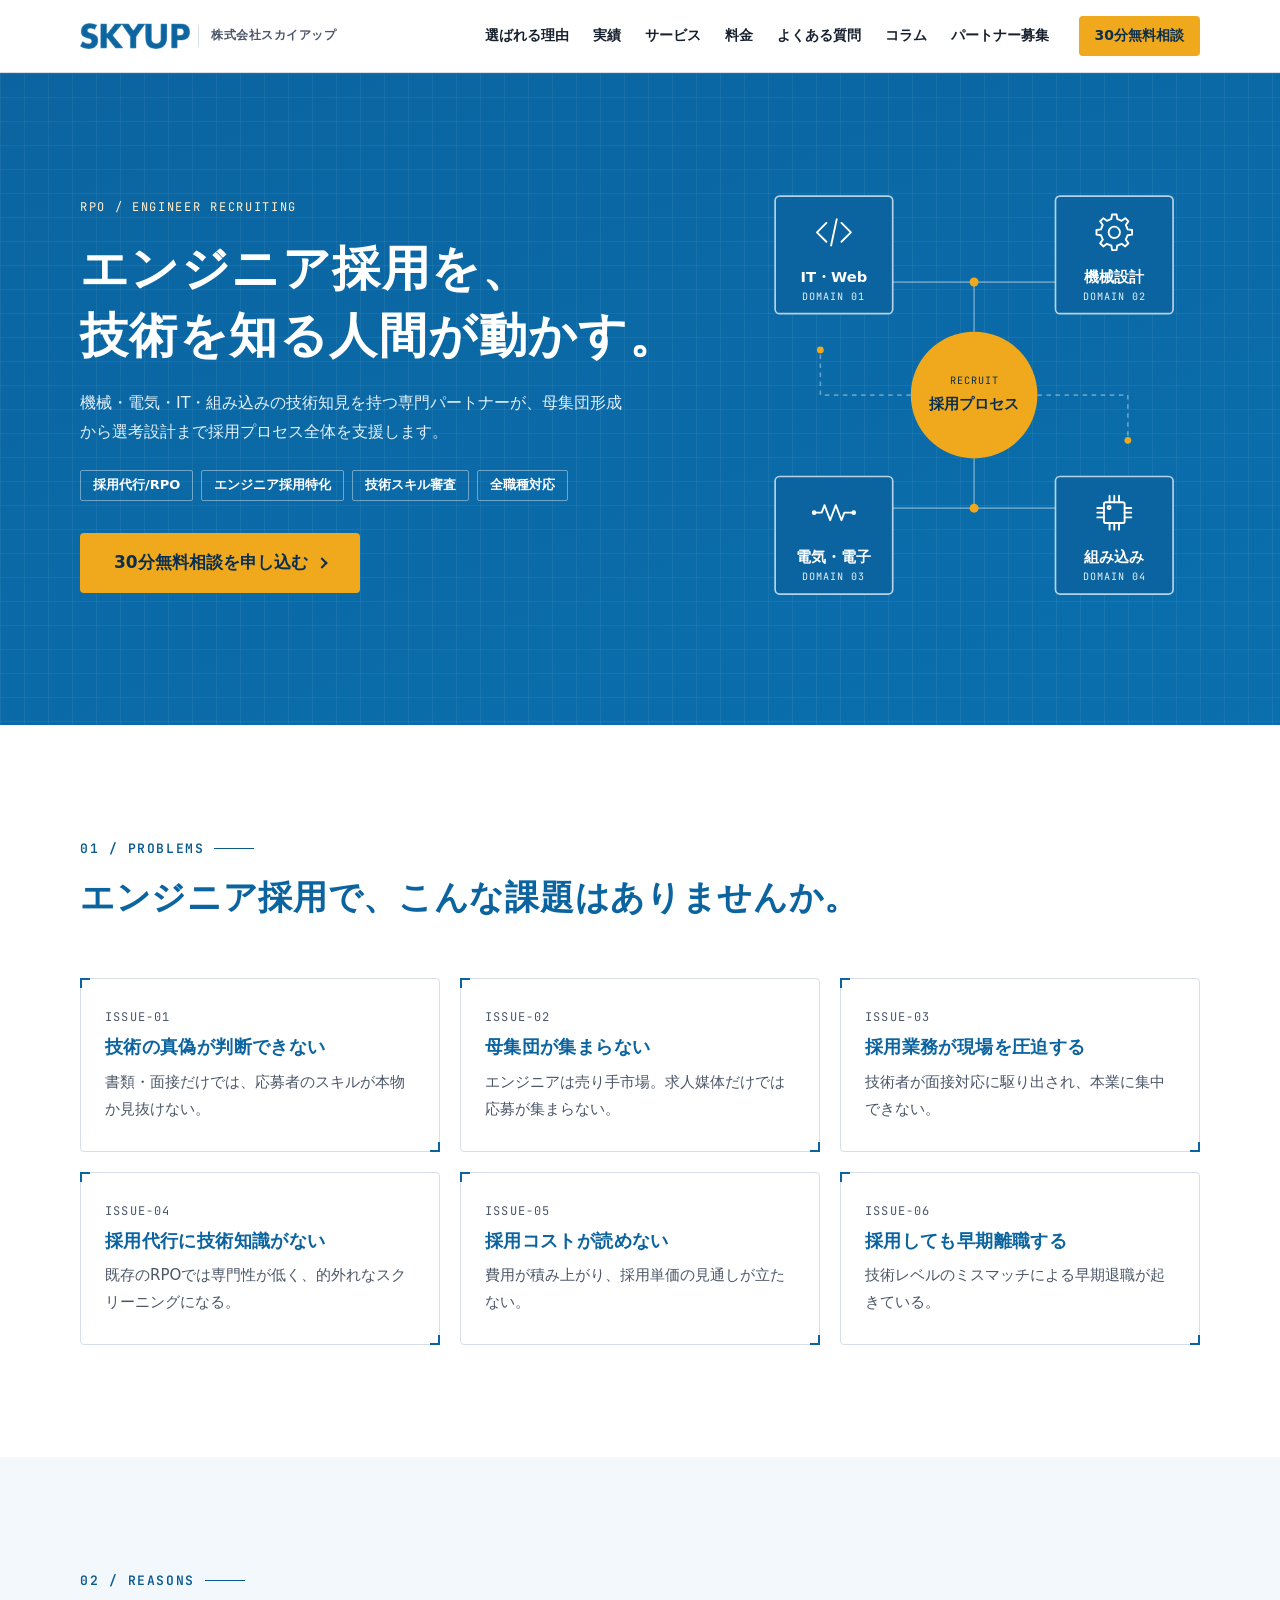
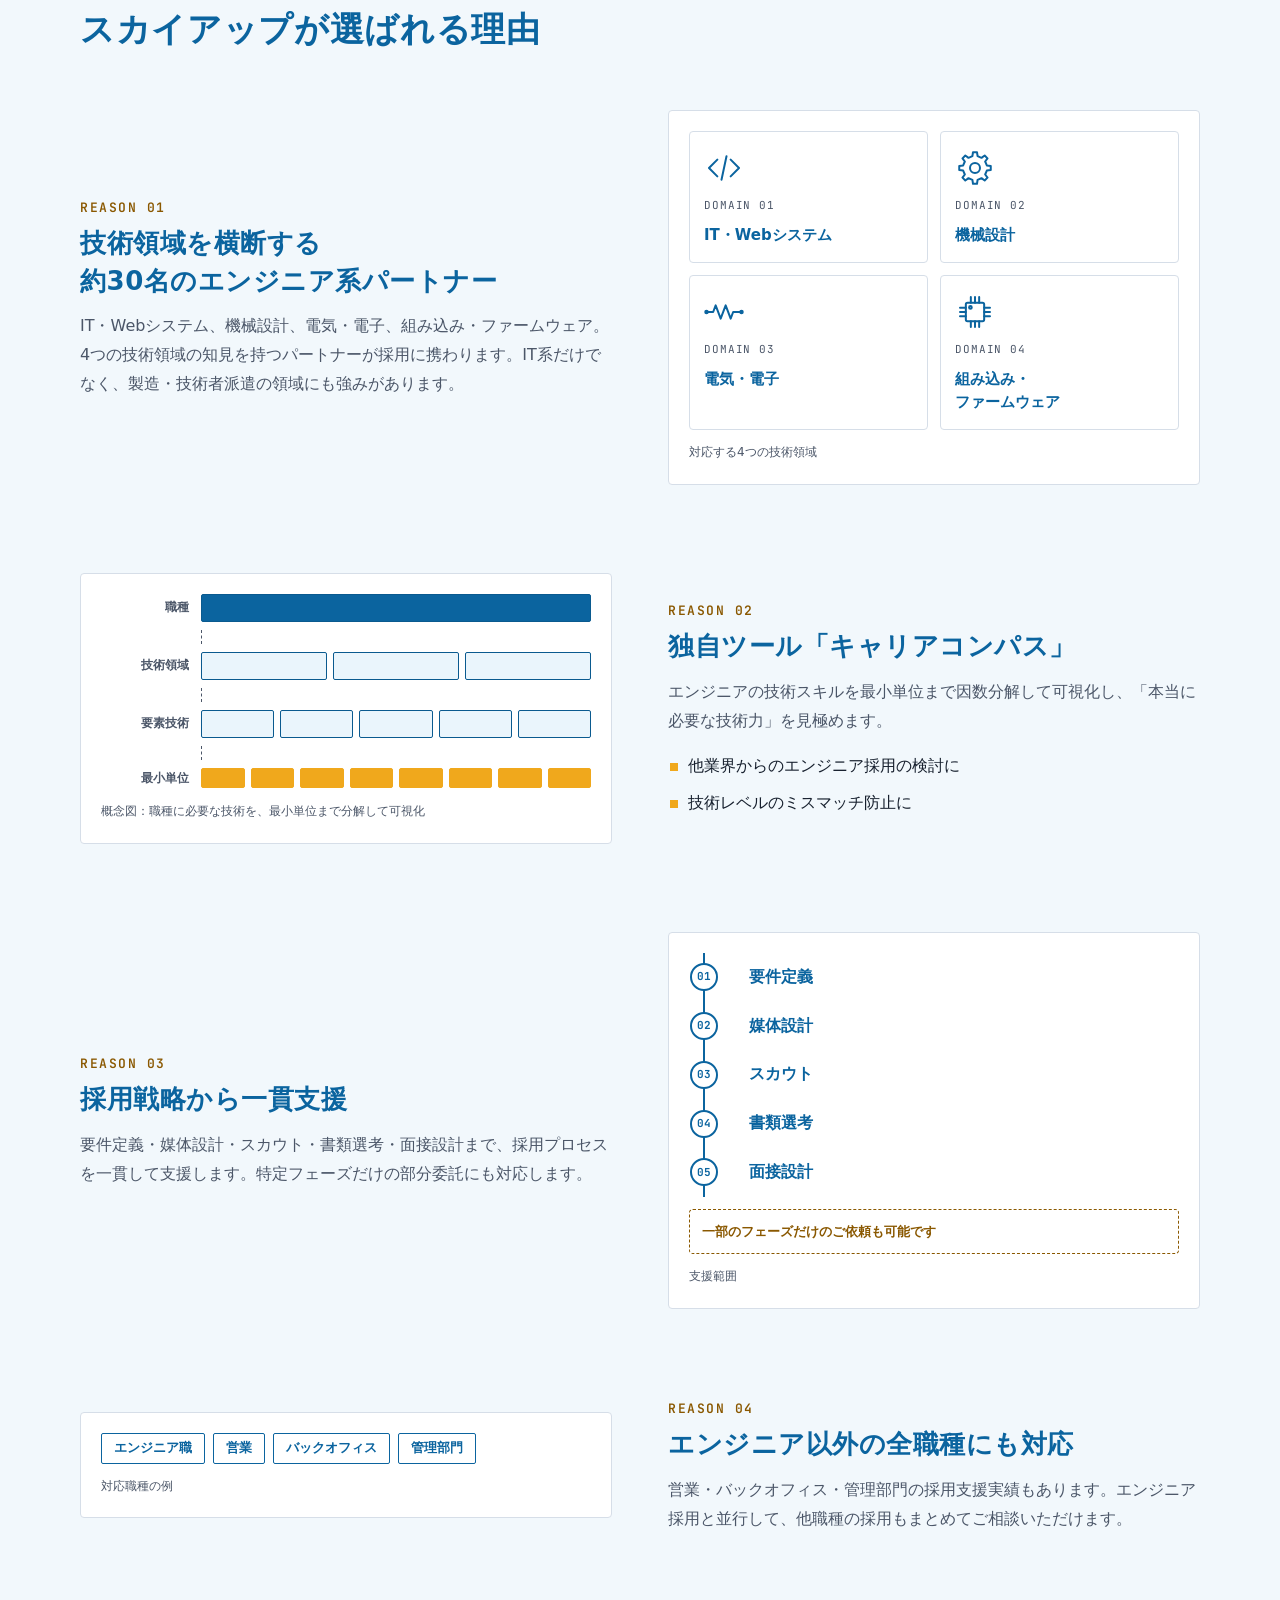
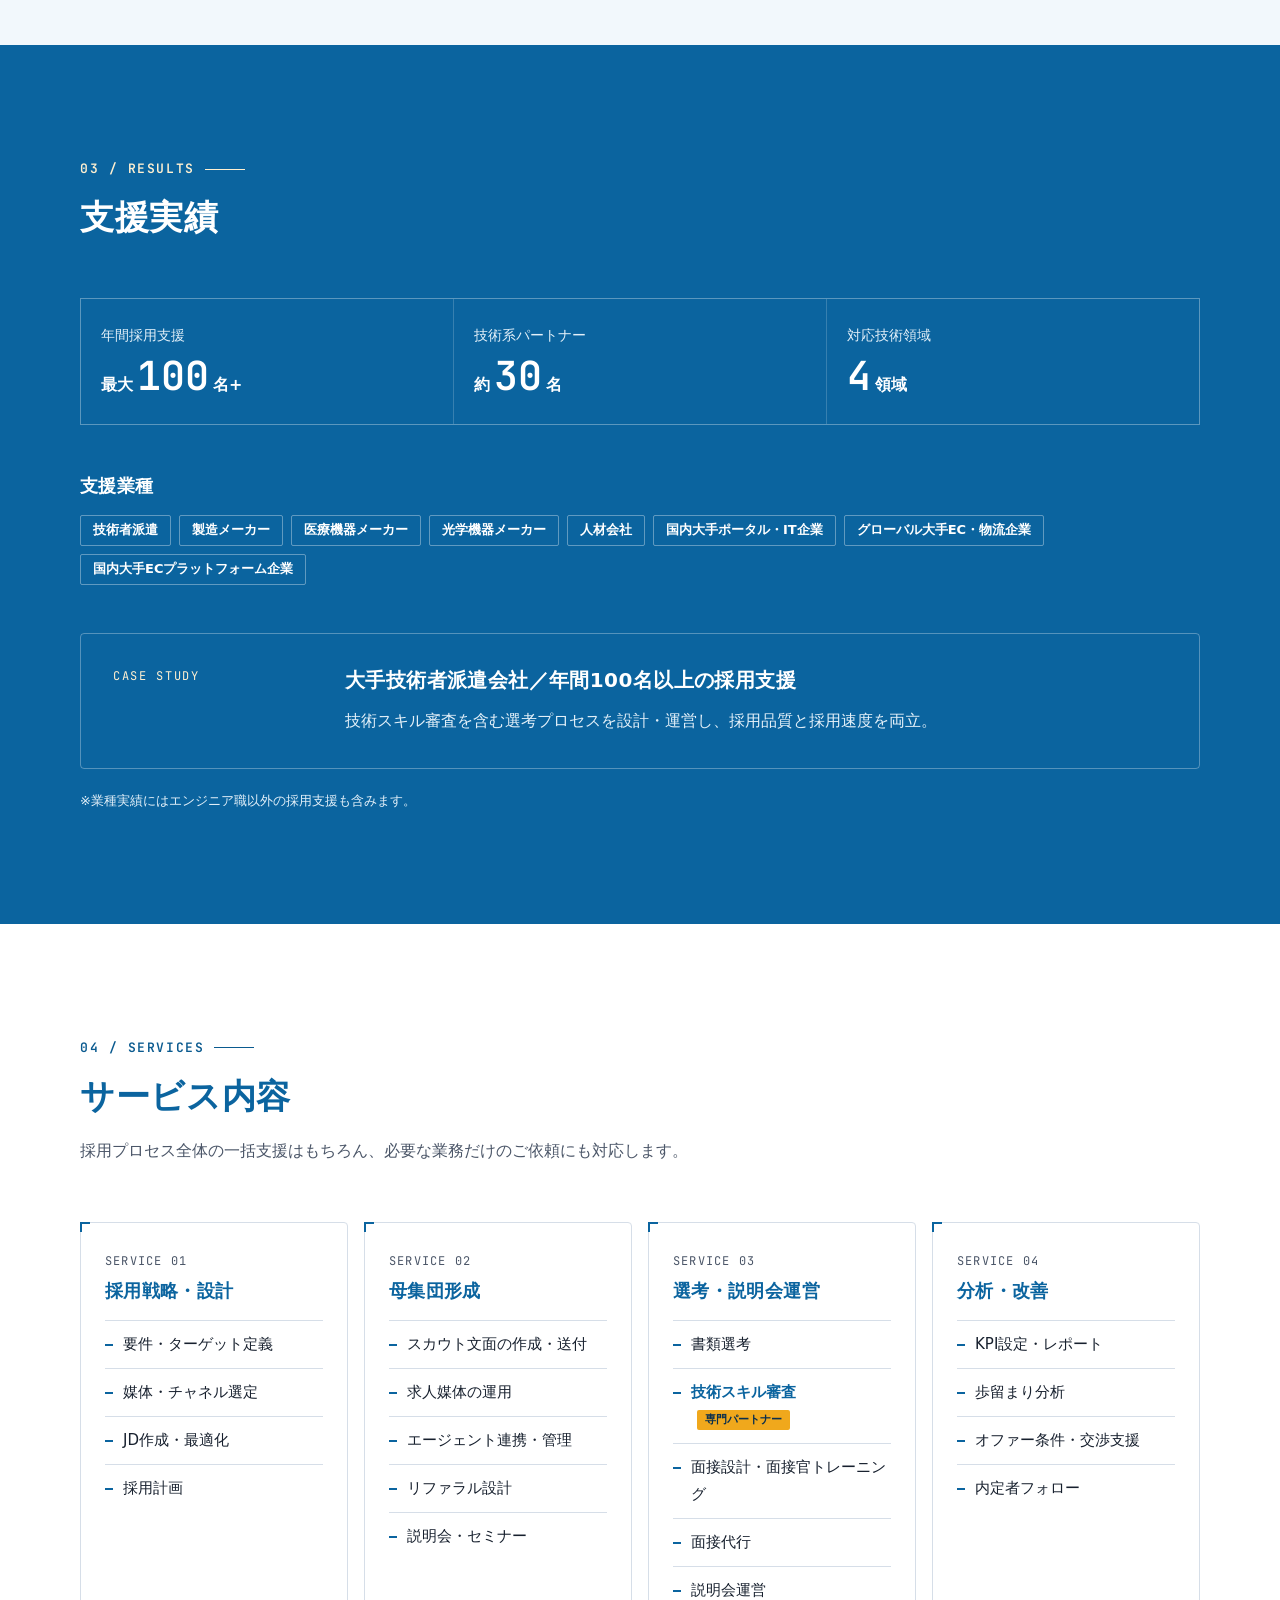
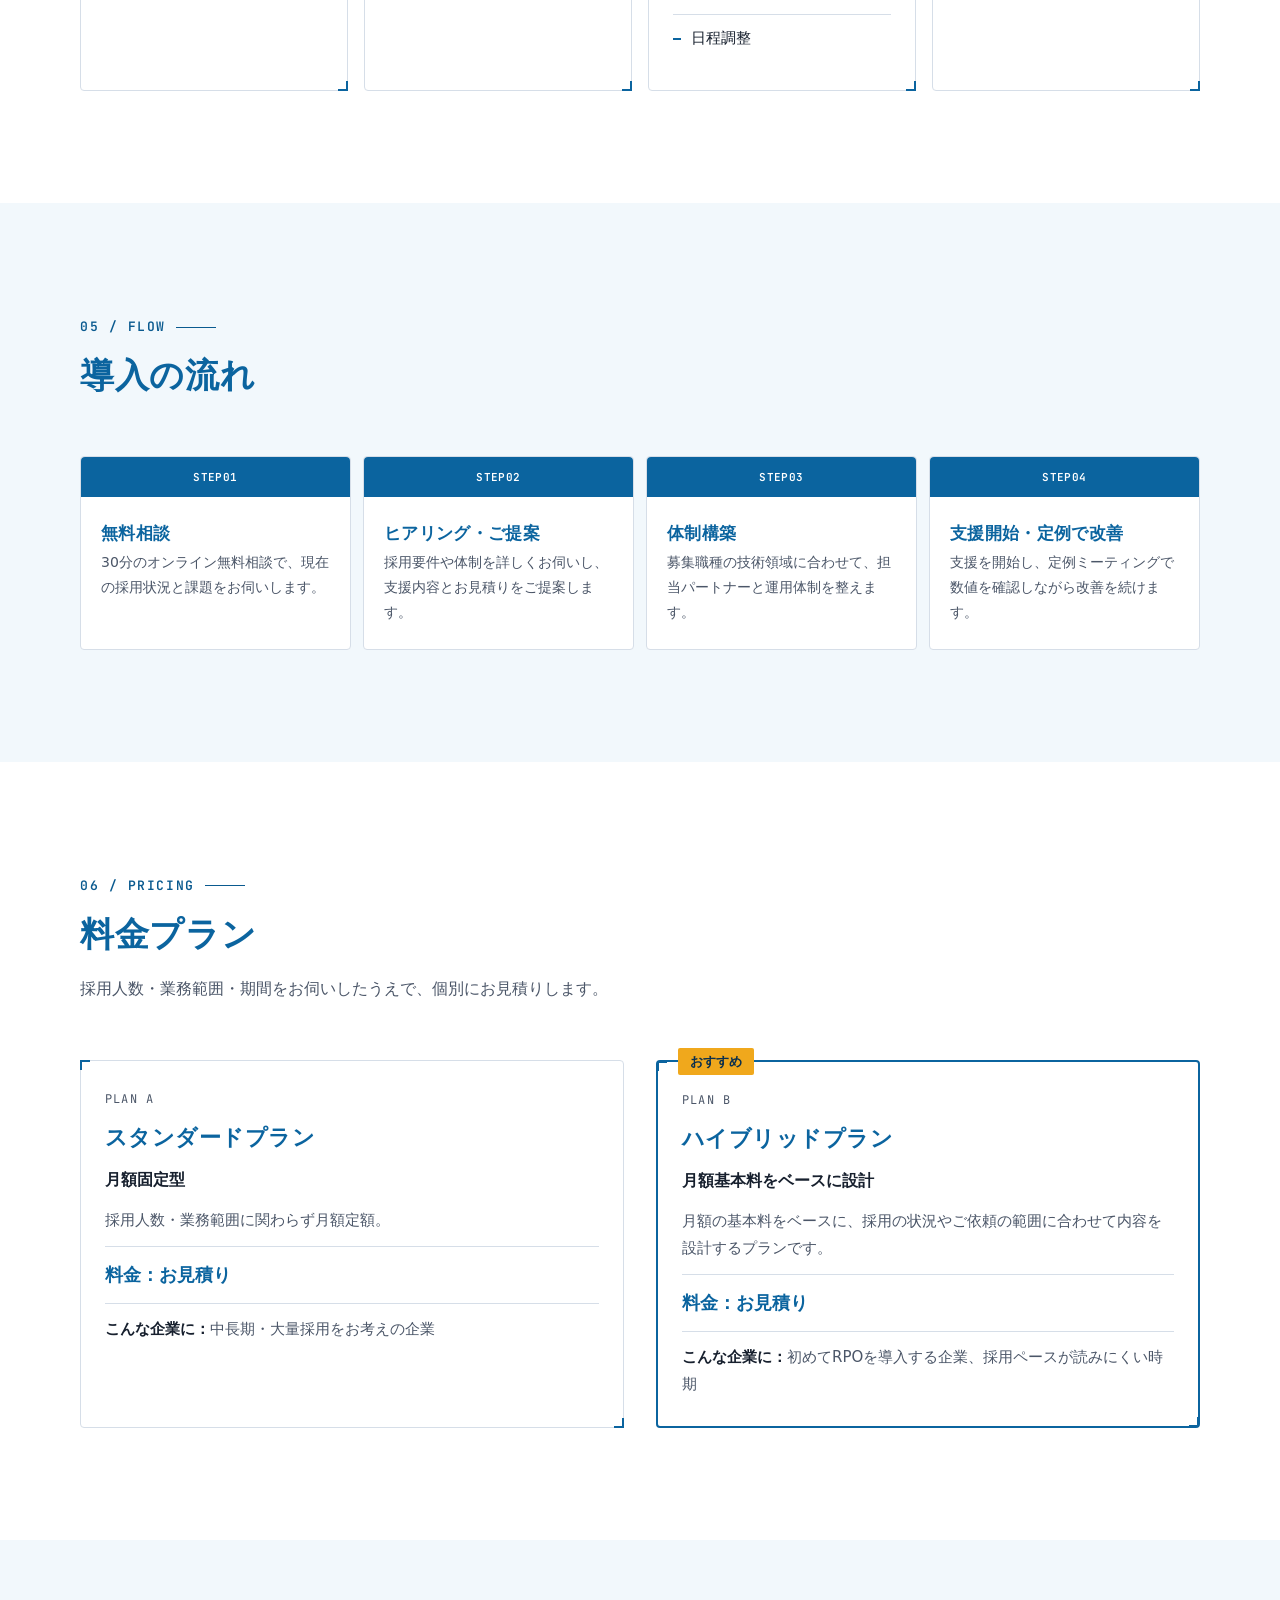
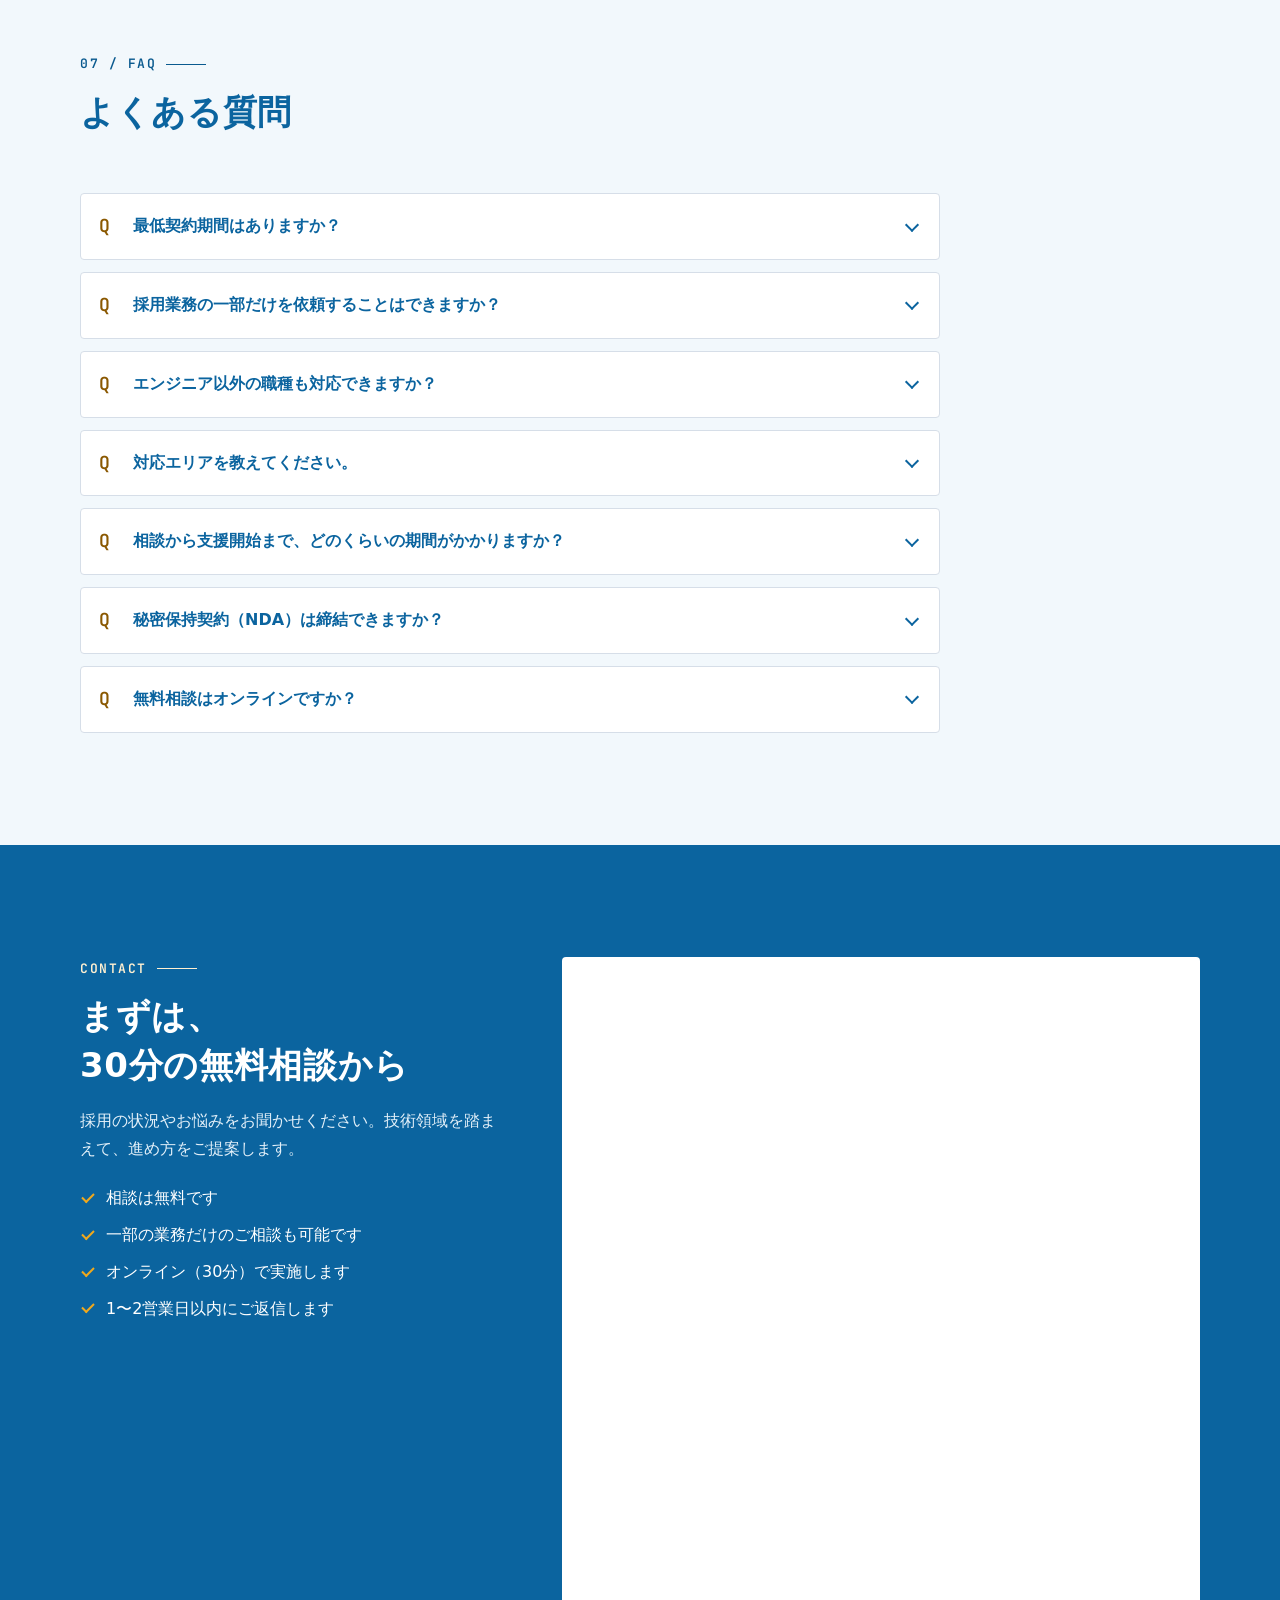
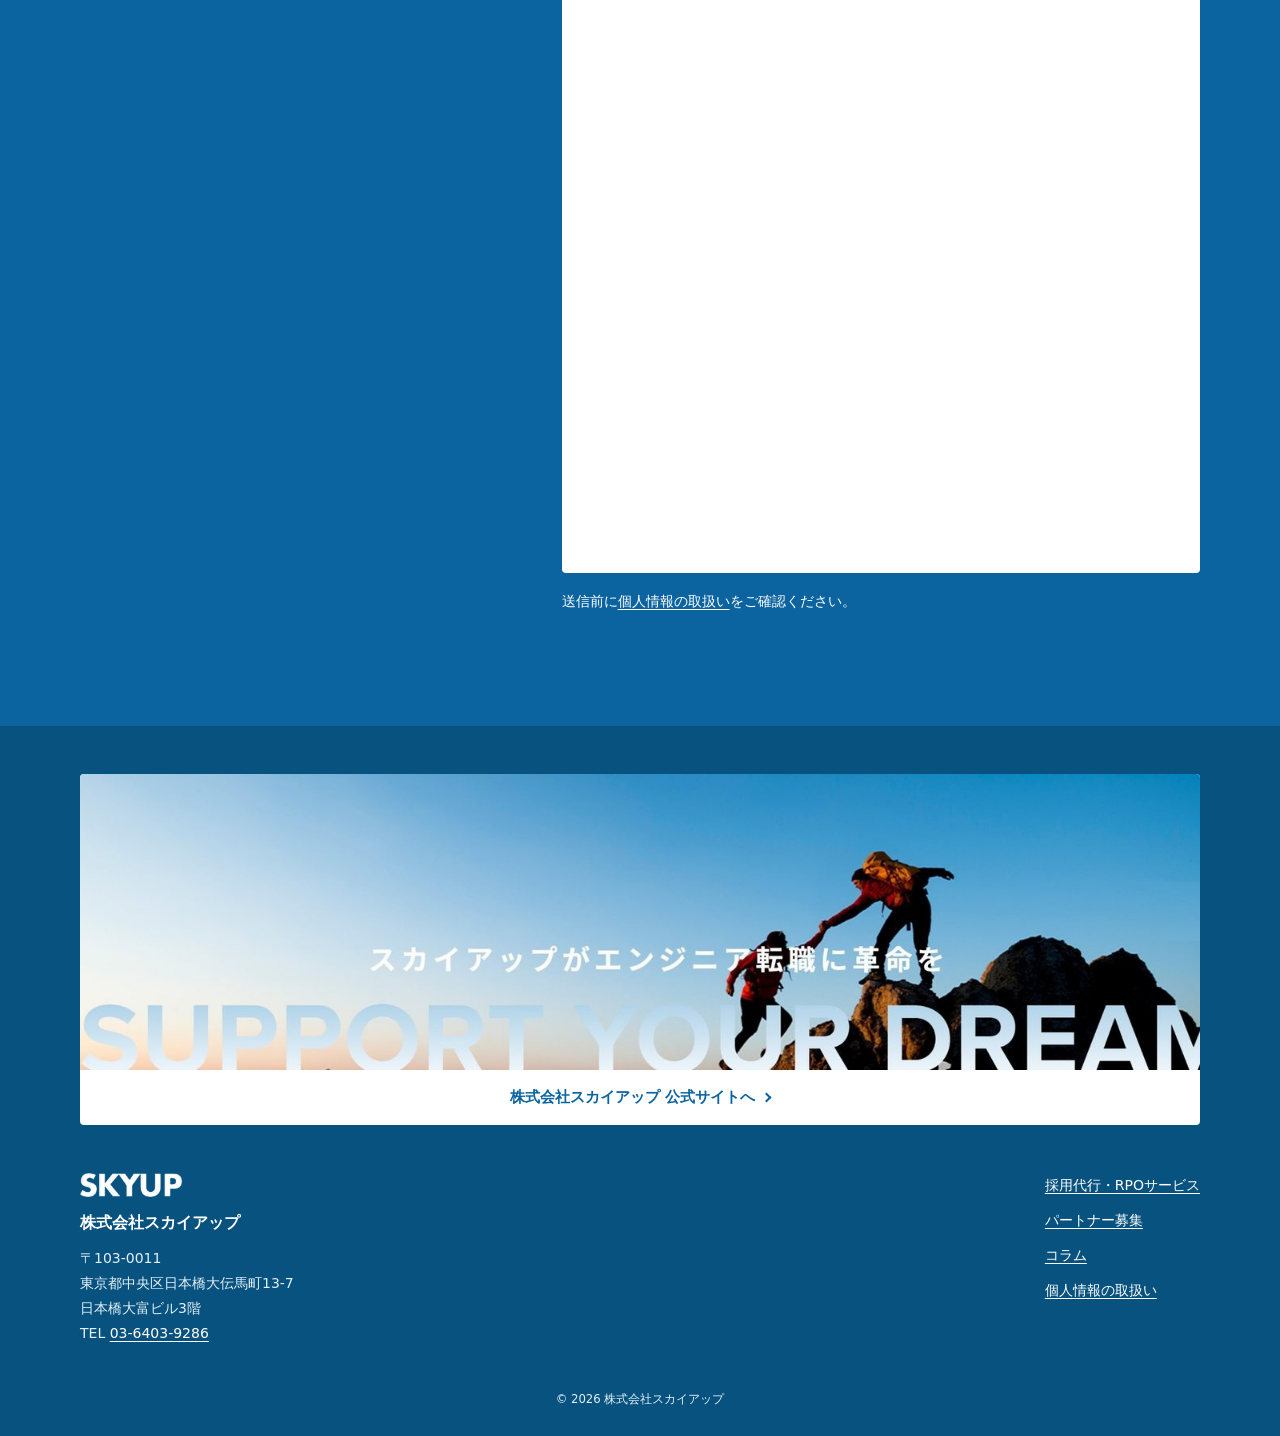
<file: index.html>
<!doctype html>
<html lang="ja">
<head>
  <meta charset="utf-8">
  <meta name="viewport" content="width=device-width, initial-scale=1">
  <title>エンジニア採用の採用代行・RPO｜株式会社スカイアップ</title>
  <meta name="description" content="機械・電気・IT・組み込みの技術知見を持つ専門パートナーが、母集団形成から選考設計まで採用プロセス全体を支援する採用代行（RPO）サービス。技術スキル審査に対応。30分の無料相談受付中。">
  
  <link rel="canonical" href="https://lp.skyupinc.com/">
  <meta property="og:type" content="website">
  <meta property="og:locale" content="ja_JP">
  <meta property="og:site_name" content="株式会社スカイアップ">
  <meta property="og:title" content="エンジニア採用を、技術を知る人間が動かす。｜株式会社スカイアップ">
  <meta property="og:description" content="技術知見を持つ専門パートナーが、母集団形成から選考設計まで採用プロセス全体を支援します。">
  <meta property="og:url" content="https://lp.skyupinc.com/">
  <meta property="og:image" content="https://lp.skyupinc.com/assets/img/ogp.png">
  <meta name="twitter:card" content="summary_large_image">
  <meta name="theme-color" content="#0b649f">
  <link rel="icon" href="assets/img/favicon.svg" type="image/svg+xml">
  <link rel="icon" href="assets/img/favicon-32.png" sizes="32x32" type="image/png">
  <link rel="apple-touch-icon" href="assets/img/apple-touch-icon.png">
  <link rel="preconnect" href="https://fonts.googleapis.com">
  <link rel="preconnect" href="https://fonts.gstatic.com" crossorigin>
  <link rel="stylesheet" href="https://fonts.googleapis.com/css2?family=JetBrains+Mono:wght@400;600&display=swap">
  <link rel="stylesheet" href="assets/css/style.css">
  <script src="config.js" defer></script>
  <script src="assets/js/site.js" defer></script>
</head>
<body data-page="index">
  <a class="skip-link" href="#main">本文へスキップ</a>

  <!-- 技術4領域のアイコン定義（ページ内で <use href="#ic-xxx"> で再利用） -->
  <svg width="0" height="0" style="position:absolute" aria-hidden="true" focusable="false">
    <symbol id="ic-it" viewBox="0 0 48 48"><path d="M16 14 L6 24 L16 34 M32 14 L42 24 L32 34 M27 10 L21 38"/></symbol>
    <symbol id="ic-mech" viewBox="0 0 48 48"><path d="M38.2 20.9 L42.9 21.6 L42.9 26.4 L38.2 27.1 L36.2 31.8 L39.0 35.6 L35.6 39.0 L31.8 36.2 L27.1 38.2 L26.4 42.9 L21.6 42.9 L20.9 38.2 L16.2 36.2 L12.4 39.0 L9.0 35.6 L11.8 31.8 L9.8 27.1 L5.1 26.4 L5.1 21.6 L9.8 20.9 L11.8 16.2 L9.0 12.4 L12.4 9.0 L16.2 11.8 L20.9 9.8 L21.6 5.1 L26.4 5.1 L27.1 9.8 L31.8 11.8 L35.6 9.0 L39.0 12.4 L36.2 16.2Z"/><circle cx="24" cy="24" r="6"/></symbol>
    <symbol id="ic-elec" viewBox="0 0 48 48"><path d="M3 24 H11 L14 16 L20 32 L26 16 L32 32 L35 24 H45"/><circle cx="3" cy="24" r="1.5"/><circle cx="45" cy="24" r="1.5"/></symbol>
    <symbol id="ic-emb" viewBox="0 0 48 48"><rect x="13" y="13" width="22" height="22" rx="2"/><circle cx="18.5" cy="18.5" r="1.6"/><path d="M19 13 V6 M24 13 V6 M29 13 V6 M19 35 V42 M24 35 V42 M29 35 V42 M13 19 H6 M13 24 H6 M13 29 H6 M35 19 H42 M35 24 H42 M35 29 H42"/></symbol>
  </svg>

  <header class="site-header" id="site-header">
    <noscript><div class="header-inner"><a class="brand" href="index.html">株式会社スカイアップ</a></div></noscript>
  </header>

  <main id="main">

    <!-- ===================== 1. ファーストビュー ===================== -->
    <section class="hero" aria-labelledby="hero-title">
      <div class="container hero-inner">
        <div class="hero-body">
          <p class="hero-label">RPO / ENGINEER RECRUITING</p>
          <h1 class="hero-title" id="hero-title"><span class="kw">エンジニア採用を、</span><span class="kw">技術を知る人間が</span><span class="kw">動かす。</span></h1>
          <p class="hero-lead">機械・電気・IT・組み込みの技術知見を持つ専門パートナーが、母集団形成から選考設計まで採用プロセス全体を支援します。</p>
          <ul class="tags" aria-label="サービスの特徴">
            <li class="tag">採用代行/RPO</li>
            <li class="tag">エンジニア採用特化</li>
            <li class="tag">技術スキル審査</li>
            <li class="tag">全職種対応</li>
          </ul>
          <div class="hero-cta">
            <a class="btn btn-accent btn-lg btn-arrow" href="#contact" data-cta="hero">30分無料相談を申し込む</a>
          </div>
        </div>

        <div class="hero-visual">
          <svg viewBox="0 0 400 400" role="img" aria-labelledby="hero-dg-title">
            <title id="hero-dg-title">IT・Web、機械設計、電気・電子、組み込みの4つの技術領域が、中心の採用プロセスにつながる図</title>
            <!-- 配線 -->
            <path class="dg-trace" d="M200 144 V100 H128 M200 100 H272 M200 256 V300 H128 M200 300 H272"/>
            <path class="dg-trace" d="M144 200 H64 V160 M256 200 H336 V240" stroke-dasharray="4 4"/>
            <circle class="dg-via" cx="200" cy="100" r="4"/>
            <circle class="dg-via" cx="200" cy="300" r="4"/>
            <circle class="dg-via" cx="64" cy="160" r="3"/>
            <circle class="dg-via" cx="336" cy="240" r="3"/>
            <!-- 中央 -->
            <circle class="dg-core" cx="200" cy="200" r="56"/>
            <text class="dg-sub" x="200" y="190" text-anchor="middle" style="fill:#0a2f4d">RECRUIT</text>
            <text class="dg-core-text" x="200" y="212" text-anchor="middle">採用プロセス</text>
            <!-- 4領域 -->
            <g>
              <rect class="dg-node" x="24" y="24" width="104" height="104" rx="4"/>
              <use href="#ic-it" class="dg-icon" x="56" y="36" width="40" height="40"/>
              <text class="dg-label" x="76" y="100" text-anchor="middle">IT・Web</text>
              <text class="dg-sub" x="76" y="116" text-anchor="middle">DOMAIN 01</text>
            </g>
            <g>
              <rect class="dg-node" x="272" y="24" width="104" height="104" rx="4"/>
              <use href="#ic-mech" class="dg-icon" x="304" y="36" width="40" height="40"/>
              <text class="dg-label" x="324" y="100" text-anchor="middle">機械設計</text>
              <text class="dg-sub" x="324" y="116" text-anchor="middle">DOMAIN 02</text>
            </g>
            <g>
              <rect class="dg-node" x="24" y="272" width="104" height="104" rx="4"/>
              <use href="#ic-elec" class="dg-icon" x="56" y="284" width="40" height="40"/>
              <text class="dg-label" x="76" y="348" text-anchor="middle">電気・電子</text>
              <text class="dg-sub" x="76" y="364" text-anchor="middle">DOMAIN 03</text>
            </g>
            <g>
              <rect class="dg-node" x="272" y="272" width="104" height="104" rx="4"/>
              <use href="#ic-emb" class="dg-icon" x="304" y="284" width="40" height="40"/>
              <text class="dg-label" x="324" y="348" text-anchor="middle">組み込み</text>
              <text class="dg-sub" x="324" y="364" text-anchor="middle">DOMAIN 04</text>
            </g>
          </svg>
        </div>
      </div>
    </section>

    <!-- ===================== 2. 課題 ===================== -->
    <section class="section problems" id="problems" aria-labelledby="problems-title">
      <div class="container">
        <div class="section-head">
          <p class="eyebrow">01 / PROBLEMS</p>
          <h2 class="section-title" id="problems-title"><span class="kw">エンジニア採用で、</span><span class="kw">こんな課題はありませんか。</span></h2>
        </div>
        <ul class="grid" role="list">
          <li class="card problem-card">
            <span class="card-id">ISSUE-01</span>
            <h3 class="card-title">技術の真偽が判断できない</h3>
            <p class="card-text">書類・面接だけでは、応募者のスキルが本物か見抜けない。</p>
          </li>
          <li class="card problem-card">
            <span class="card-id">ISSUE-02</span>
            <h3 class="card-title">母集団が集まらない</h3>
            <p class="card-text">エンジニアは売り手市場。求人媒体だけでは応募が集まらない。</p>
          </li>
          <li class="card problem-card">
            <span class="card-id">ISSUE-03</span>
            <h3 class="card-title">採用業務が現場を圧迫する</h3>
            <p class="card-text">技術者が面接対応に駆り出され、本業に集中できない。</p>
          </li>
          <li class="card problem-card">
            <span class="card-id">ISSUE-04</span>
            <h3 class="card-title">採用代行に技術知識がない</h3>
            <p class="card-text">既存のRPOでは専門性が低く、的外れなスクリーニングになる。</p>
          </li>
          <li class="card problem-card">
            <span class="card-id">ISSUE-05</span>
            <h3 class="card-title">採用コストが読めない</h3>
            <p class="card-text">費用が積み上がり、採用単価の見通しが立たない。</p>
          </li>
          <li class="card problem-card">
            <span class="card-id">ISSUE-06</span>
            <h3 class="card-title">採用しても早期離職する</h3>
            <p class="card-text">技術レベルのミスマッチによる早期退職が起きている。</p>
          </li>
        </ul>
      </div>
    </section>

    <!-- ===================== 3. 選ばれる理由 ===================== -->
    <section class="section section-alt" id="reasons" aria-labelledby="reasons-title">
      <div class="container">
        <div class="section-head">
          <p class="eyebrow">02 / REASONS</p>
          <h2 class="section-title" id="reasons-title">スカイアップが選ばれる理由</h2>
        </div>

        <ol class="reasons-list">
          <!-- 理由1 -->
          <li class="reason">
            <div class="reason-body">
              <p class="reason-num">REASON 01</p>
              <h3 class="reason-title"><span class="kw">技術領域を横断する</span><span class="kw">約30名のエンジニア系パートナー</span></h3>
              <p class="reason-text">IT・Webシステム、機械設計、電気・電子、組み込み・ファームウェア。4つの技術領域の知見を持つパートナーが採用に携わります。IT系だけでなく、製造・技術者派遣の領域にも強みがあります。</p>
            </div>
            <figure class="reason-figure">
              <ul class="domains" role="list">
                <li class="domain"><svg aria-hidden="true"><use href="#ic-it" class="icon-stroke"/></svg><span class="domain-code">DOMAIN 01</span><span class="domain-name">IT・Webシステム</span></li>
                <li class="domain"><svg aria-hidden="true"><use href="#ic-mech" class="icon-stroke"/></svg><span class="domain-code">DOMAIN 02</span><span class="domain-name">機械設計</span></li>
                <li class="domain"><svg aria-hidden="true"><use href="#ic-elec" class="icon-stroke"/></svg><span class="domain-code">DOMAIN 03</span><span class="domain-name">電気・電子</span></li>
                <li class="domain"><svg aria-hidden="true"><use href="#ic-emb" class="icon-stroke"/></svg><span class="domain-code">DOMAIN 04</span><span class="domain-name">組み込み・<br>ファームウェア</span></li>
              </ul>
              <figcaption>対応する4つの技術領域</figcaption>
            </figure>
          </li>

          <!-- 理由2 -->
          <li class="reason">
            <div class="reason-body">
              <p class="reason-num">REASON 02</p>
              <h3 class="reason-title"><span class="kw">独自ツール</span><span class="kw">「キャリアコンパス」</span></h3>
              <p class="reason-text">エンジニアの技術スキルを最小単位まで因数分解して可視化し、「本当に必要な技術力」を見極めます。</p>
              <ul class="reason-points">
                <li>他業界からのエンジニア採用の検討に</li>
                <li>技術レベルのミスマッチ防止に</li>
              </ul>
            </div>
            <figure class="reason-figure">
              <div class="tree" aria-hidden="true">
                <div class="tree-row"><span class="tree-label">職種</span><span class="tree-nodes"><span class="tree-node"></span></span></div>
                <div class="tree-arrow"></div>
                <div class="tree-row"><span class="tree-label">技術領域</span><span class="tree-nodes"><span class="tree-node"></span><span class="tree-node"></span><span class="tree-node"></span></span></div>
                <div class="tree-arrow"></div>
                <div class="tree-row"><span class="tree-label">要素技術</span><span class="tree-nodes"><span class="tree-node"></span><span class="tree-node"></span><span class="tree-node"></span><span class="tree-node"></span><span class="tree-node"></span></span></div>
                <div class="tree-arrow"></div>
                <div class="tree-row"><span class="tree-label">最小単位</span><span class="tree-nodes"><span class="tree-node"></span><span class="tree-node"></span><span class="tree-node"></span><span class="tree-node"></span><span class="tree-node"></span><span class="tree-node"></span><span class="tree-node"></span><span class="tree-node"></span></span></div>
              </div>
              <figcaption>概念図：職種に必要な技術を、最小単位まで分解して可視化</figcaption>
            </figure>
          </li>

          <!-- 理由3 -->
          <li class="reason">
            <div class="reason-body">
              <p class="reason-num">REASON 03</p>
              <h3 class="reason-title">採用戦略から一貫支援</h3>
              <p class="reason-text">要件定義・媒体設計・スカウト・書類選考・面接設計まで、採用プロセスを一貫して支援します。特定フェーズだけの部分委託にも対応します。</p>
            </div>
            <figure class="reason-figure">
              <ol class="process">
                <li>要件定義</li>
                <li>媒体設計</li>
                <li>スカウト</li>
                <li>書類選考</li>
                <li>面接設計</li>
              </ol>
              <p class="process-note">一部のフェーズだけのご依頼も可能です</p>
              <figcaption>支援範囲</figcaption>
            </figure>
          </li>

          <!-- 理由4 -->
          <li class="reason">
            <div class="reason-body">
              <p class="reason-num">REASON 04</p>
              <h3 class="reason-title">エンジニア以外の全職種にも対応</h3>
              <p class="reason-text">営業・バックオフィス・管理部門の採用支援実績もあります。エンジニア採用と並行して、他職種の採用もまとめてご相談いただけます。</p>
            </div>
            <figure class="reason-figure">
              <ul class="tags" role="list" style="color:var(--color-primary)">
                <li class="tag">エンジニア職</li>
                <li class="tag">営業</li>
                <li class="tag">バックオフィス</li>
                <li class="tag">管理部門</li>
              </ul>
              <figcaption>対応職種の例</figcaption>
            </figure>
          </li>
        </ol>
      </div>
    </section>

    <!-- ===================== 4. 実績 ===================== -->
    <section class="section section-dark" id="results" aria-labelledby="results-title">
      <div class="container">
        <div class="section-head">
          <p class="eyebrow">03 / RESULTS</p>
          <h2 class="section-title" id="results-title">支援実績</h2>
        </div>

        <ul class="stats" role="list">
          <li class="stat">
            <p class="stat-label">年間採用支援</p>
            <p class="stat-value"><span class="stat-prefix">最大</span>100<small>名+</small></p>
          </li>
          <li class="stat">
            <p class="stat-label">技術系パートナー</p>
            <p class="stat-value"><span class="stat-prefix">約</span>30<small>名</small></p>
          </li>
          <li class="stat">
            <p class="stat-label">対応技術領域</p>
            <p class="stat-value">4<small>領域</small></p>
          </li>
        </ul>

        <h3 class="results-sub">支援業種</h3>
        <ul class="tags industries" role="list">
          <li class="tag">技術者派遣</li>
          <li class="tag">製造メーカー</li>
          <li class="tag">医療機器メーカー</li>
          <li class="tag">光学機器メーカー</li>
          <li class="tag">人材会社</li>
          <li class="tag">国内大手ポータル・IT企業</li>
          <li class="tag">グローバル大手EC・物流企業</li>
          <li class="tag">国内大手ECプラットフォーム企業</li>
        </ul>

        <article class="case">
          <p class="case-label">CASE STUDY</p>
          <h3 class="case-title">大手技術者派遣会社／年間100名以上の採用支援</h3>
          <p class="case-text">技術スキル審査を含む選考プロセスを設計・運営し、採用品質と採用速度を両立。</p>
        </article>

        <p class="note">※業種実績にはエンジニア職以外の採用支援も含みます。</p>
      </div>
    </section>

    <!-- ===================== 5. サービス内容 ===================== -->
    <section class="section services" id="services" aria-labelledby="services-title">
      <div class="container">
        <div class="section-head">
          <p class="eyebrow">04 / SERVICES</p>
          <h2 class="section-title" id="services-title">サービス内容</h2>
          <p class="section-lead">採用プロセス全体の一括支援はもちろん、必要な業務だけのご依頼にも対応します。</p>
        </div>
        <ul class="grid" role="list">
          <li class="card service-card">
            <span class="card-id">SERVICE 01</span>
            <h3 class="card-title">採用戦略・設計</h3>
            <ul class="service-list">
              <li>要件・ターゲット定義</li>
              <li>媒体・チャネル選定</li>
              <li>JD作成・最適化</li>
              <li>採用計画</li>
            </ul>
          </li>
          <li class="card service-card">
            <span class="card-id">SERVICE 02</span>
            <h3 class="card-title">母集団形成</h3>
            <ul class="service-list">
              <li>スカウト文面の作成・送付</li>
              <li>求人媒体の運用</li>
              <li>エージェント連携・管理</li>
              <li>リファラル設計</li>
              <li>説明会・セミナー</li>
            </ul>
          </li>
          <li class="card service-card">
            <span class="card-id">SERVICE 03</span>
            <h3 class="card-title">選考・説明会運営</h3>
            <ul class="service-list">
              <li>書類選考</li>
              <li class="is-key">技術スキル審査<span class="badge">専門パートナー</span></li>
              <li>面接設計・面接官トレーニング</li>
              <li>面接代行</li>
              <li>説明会運営</li>
              <li>日程調整</li>
            </ul>
          </li>
          <li class="card service-card">
            <span class="card-id">SERVICE 04</span>
            <h3 class="card-title">分析・改善</h3>
            <ul class="service-list">
              <li>KPI設定・レポート</li>
              <li>歩留まり分析</li>
              <li>オファー条件・交渉支援</li>
              <li>内定者フォロー</li>
            </ul>
          </li>
        </ul>
      </div>
    </section>

    <!-- ===================== 6. 導入の流れ ===================== -->
    <section class="section section-alt" id="flow" aria-labelledby="flow-title">
      <div class="container">
        <div class="section-head">
          <p class="eyebrow">05 / FLOW</p>
          <h2 class="section-title" id="flow-title">導入の流れ</h2>
        </div>
        <ol class="steps">
          <li class="step">
            <h3 class="step-title">無料相談</h3>
            <p class="step-text">30分のオンライン無料相談で、現在の採用状況と課題をお伺いします。</p>
            
          </li>
          <li class="step">
            <h3 class="step-title">ヒアリング・ご提案</h3>
            <p class="step-text">採用要件や体制を詳しくお伺いし、支援内容とお見積りをご提案します。</p>
          </li>
          <li class="step">
            <h3 class="step-title">体制構築</h3>
            <p class="step-text">募集職種の技術領域に合わせて、担当パートナーと運用体制を整えます。</p>
          </li>
          <li class="step">
            <h3 class="step-title">支援開始・定例で改善</h3>
            <p class="step-text">支援を開始し、定例ミーティングで数値を確認しながら改善を続けます。</p>
          </li>
        </ol>
      </div>
    </section>

    <!-- ===================== 7. 料金 ===================== -->
    <section class="section" id="pricing" aria-labelledby="pricing-title">
      <div class="container">
        <div class="section-head">
          <p class="eyebrow">06 / PRICING</p>
          <h2 class="section-title" id="pricing-title">料金プラン</h2>
          <p class="section-lead">採用人数・業務範囲・期間をお伺いしたうえで、個別にお見積りします。</p>
        </div>
        <div class="plans">
          <article class="card plan">
            <p class="plan-type">PLAN A</p>
            <h3 class="plan-name">スタンダードプラン</h3>
            <p class="plan-model">月額固定型</p>
            <p class="plan-for">採用人数・業務範囲に関わらず月額定額。</p>
            <p class="plan-price">料金：お見積り</p>
            <p class="plan-for"><strong>こんな企業に：</strong>中長期・大量採用をお考えの企業</p>
          </article>
          <article class="card plan is-recommended">
            <span class="plan-badge">おすすめ</span>
            <p class="plan-type">PLAN B</p>
            <h3 class="plan-name">ハイブリッドプラン</h3>
            <p class="plan-model">月額基本料をベースに設計</p>
            <p class="plan-for">月額の基本料をベースに、採用の状況やご依頼の範囲に合わせて内容を設計するプランです。</p>
            <p class="plan-price">料金：お見積り</p>
            <p class="plan-for"><strong>こんな企業に：</strong>初めてRPOを導入する企業、採用ペースが読みにくい時期</p>
          </article>
        </div>
      </div>
    </section>

    <!-- ===================== 8. よくある質問 ===================== -->
    <section class="section section-alt" id="faq" aria-labelledby="faq-title">
      <div class="container">
        <div class="section-head">
          <p class="eyebrow">07 / FAQ</p>
          <h2 class="section-title" id="faq-title">よくある質問</h2>
        </div>
        <div class="faq-list">
          <details class="faq-item">
            <summary>最低契約期間はありますか？</summary>
            <div class="faq-answer"><p>3か月程度からのご契約をお願いしています。採用活動は、数値を見ながら改善を重ねることで成果につながるため、より長期でのご契約をおすすめしています。</p></div>
          </details>
          <details class="faq-item">
            <summary>採用業務の一部だけを依頼することはできますか？</summary>
            <div class="faq-answer"><p>はい、可能です。採用戦略の設計から実行までの一括支援に加え、スカウト業務のみ、面接代行のみといった特定工程だけのご依頼にも対応しています。</p></div>
          </details>
          <details class="faq-item">
            <summary>エンジニア以外の職種も対応できますか？</summary>
            <div class="faq-answer"><p>はい、対応しています。エンジニア採用を強みとしていますが、営業・バックオフィス・管理部門など幅広い職種の採用支援実績があります。</p></div>
          </details>
          <details class="faq-item">
            <summary>対応エリアを教えてください。</summary>
            <div class="faq-answer"><p>オンラインでの対応が基本です。面接代行や会社説明会運営などは対面での実施もご相談いただけます。対面の場合、交通費は実費を別途ご請求します。遠方・地方での開催は、移動日程を含めて個別にご相談ください。</p></div>
          </details>
          <details class="faq-item">
            <summary>相談から支援開始まで、どのくらいの期間がかかりますか？</summary>
            <div class="faq-answer"><p>最短で2〜3週間程度です。採用要件や体制づくりの内容によって前後します。</p></div>
          </details>
          <details class="faq-item">
            <summary>秘密保持契約（NDA）は締結できますか？</summary>
            <div class="faq-answer"><p>はい、締結できます。</p></div>
          </details>
          <details class="faq-item">
            <summary>無料相談はオンラインですか？</summary>
            <div class="faq-answer"><p>はい、30分の無料相談はオンラインで実施しています。</p></div>
          </details>
        </div>
      </div>
    </section>

    <!-- ===================== 9. 最後のCTA・申込フォーム ===================== -->
    <section class="section section-dark cta-section" id="contact" aria-labelledby="contact-title">
      <div class="container cta-inner">
        <div class="section-head">
          <p class="eyebrow">CONTACT</p>
          <h2 class="section-title" id="contact-title"><span class="kw">まずは、</span><span class="kw">30分の無料相談から</span></h2>
          <p class="section-lead">採用の状況やお悩みをお聞かせください。技術領域を踏まえて、進め方をご提案します。</p>
          <ul class="cta-points">
            <li>相談は無料です</li>
            <li>一部の業務だけのご相談も可能です</li>
            <li>オンライン（30分）で実施します</li>
            <li>1〜2営業日以内にご返信します</li>
          </ul>
        </div>
        <div>
          <div class="form-wrap" data-form="consultation" data-form-title="30分無料相談 申込フォーム">
            <noscript><p class="form-pending">フォームの表示にはJavaScriptを有効にしてください。</p></noscript>
          </div>
          <p class="form-privacy">送信前に<a href="privacy.html">個人情報の取扱い</a>をご確認ください。</p>
        </div>
      </div>
    </section>
  </main>

  <div class="sticky-cta" data-hide-near="#contact">
    <a class="btn btn-accent btn-arrow" href="#contact" data-cta="sticky">30分無料相談を申し込む</a>
  </div>

  <footer class="site-footer" id="site-footer">
    <noscript><div class="container"><p>株式会社スカイアップ</p><p><a href="privacy.html">個人情報の取扱い</a></p></div></noscript>
  </footer>
</body>
</html>
</file>
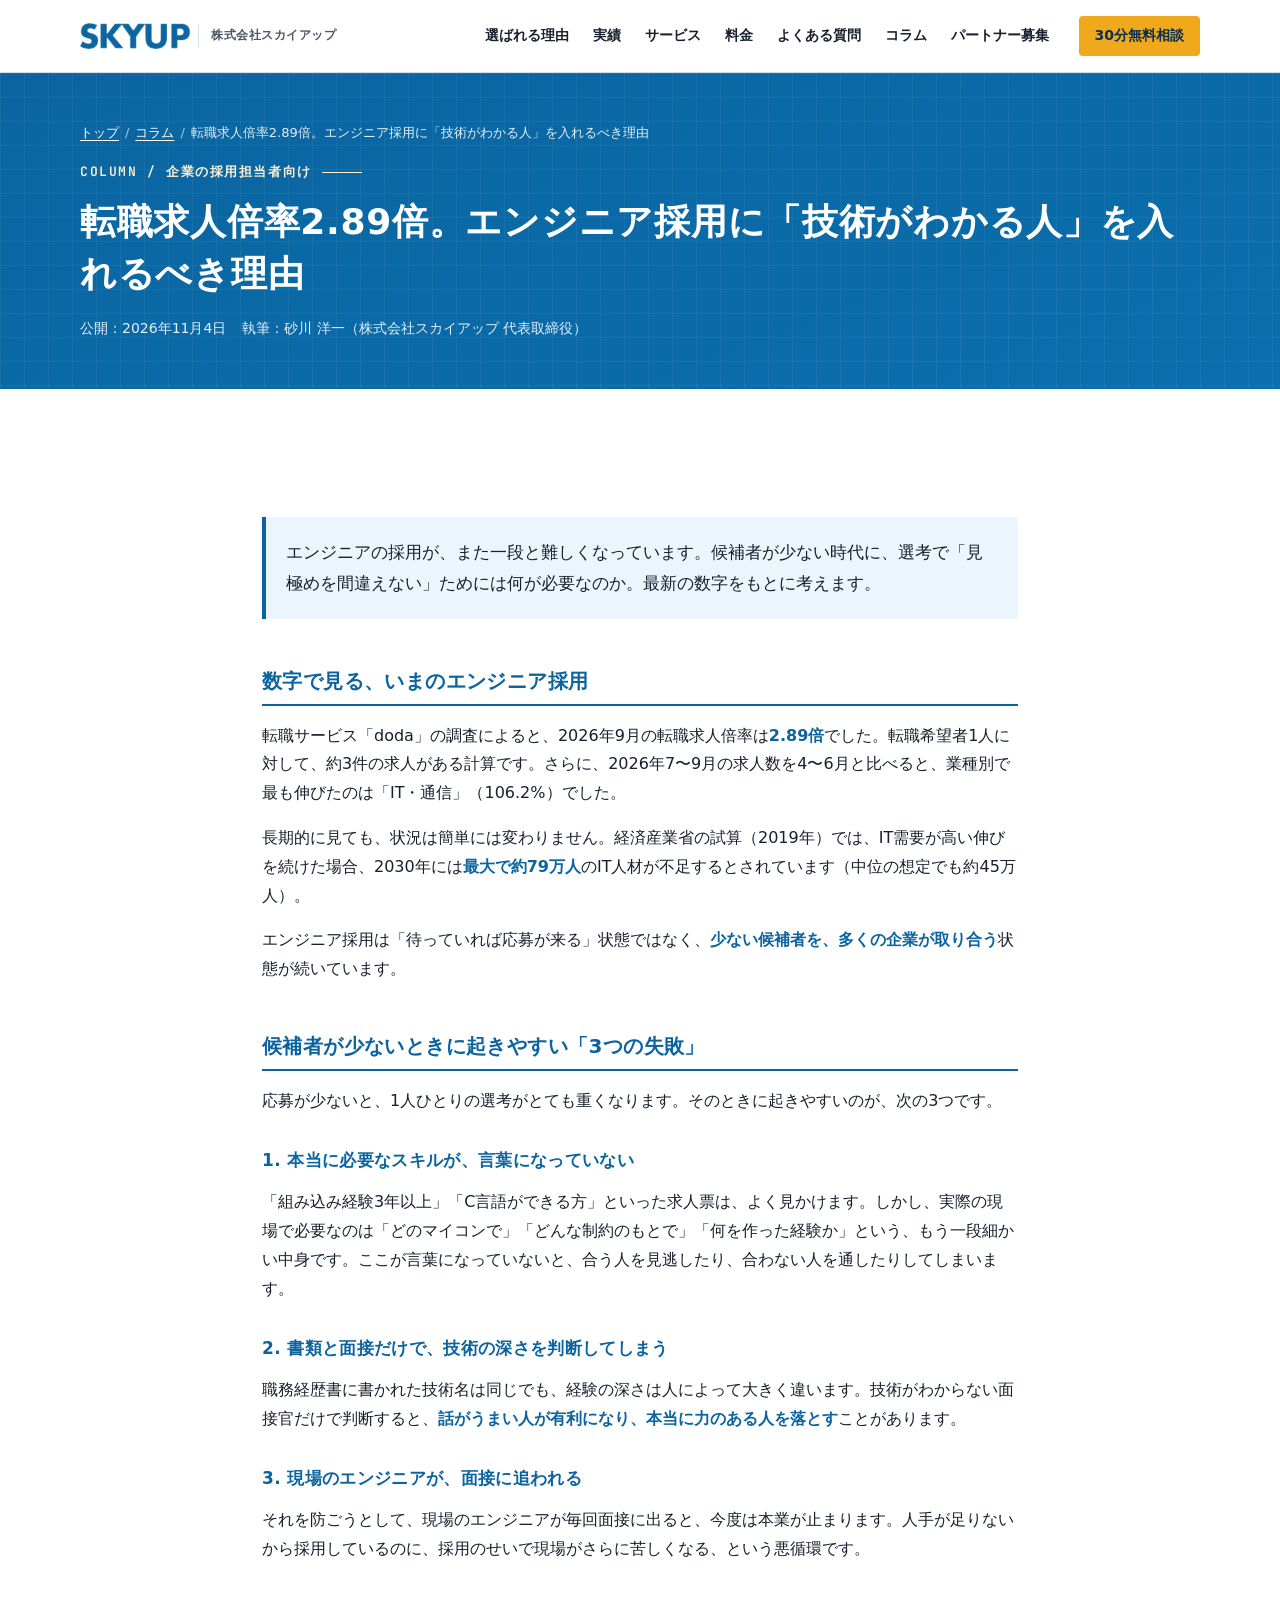
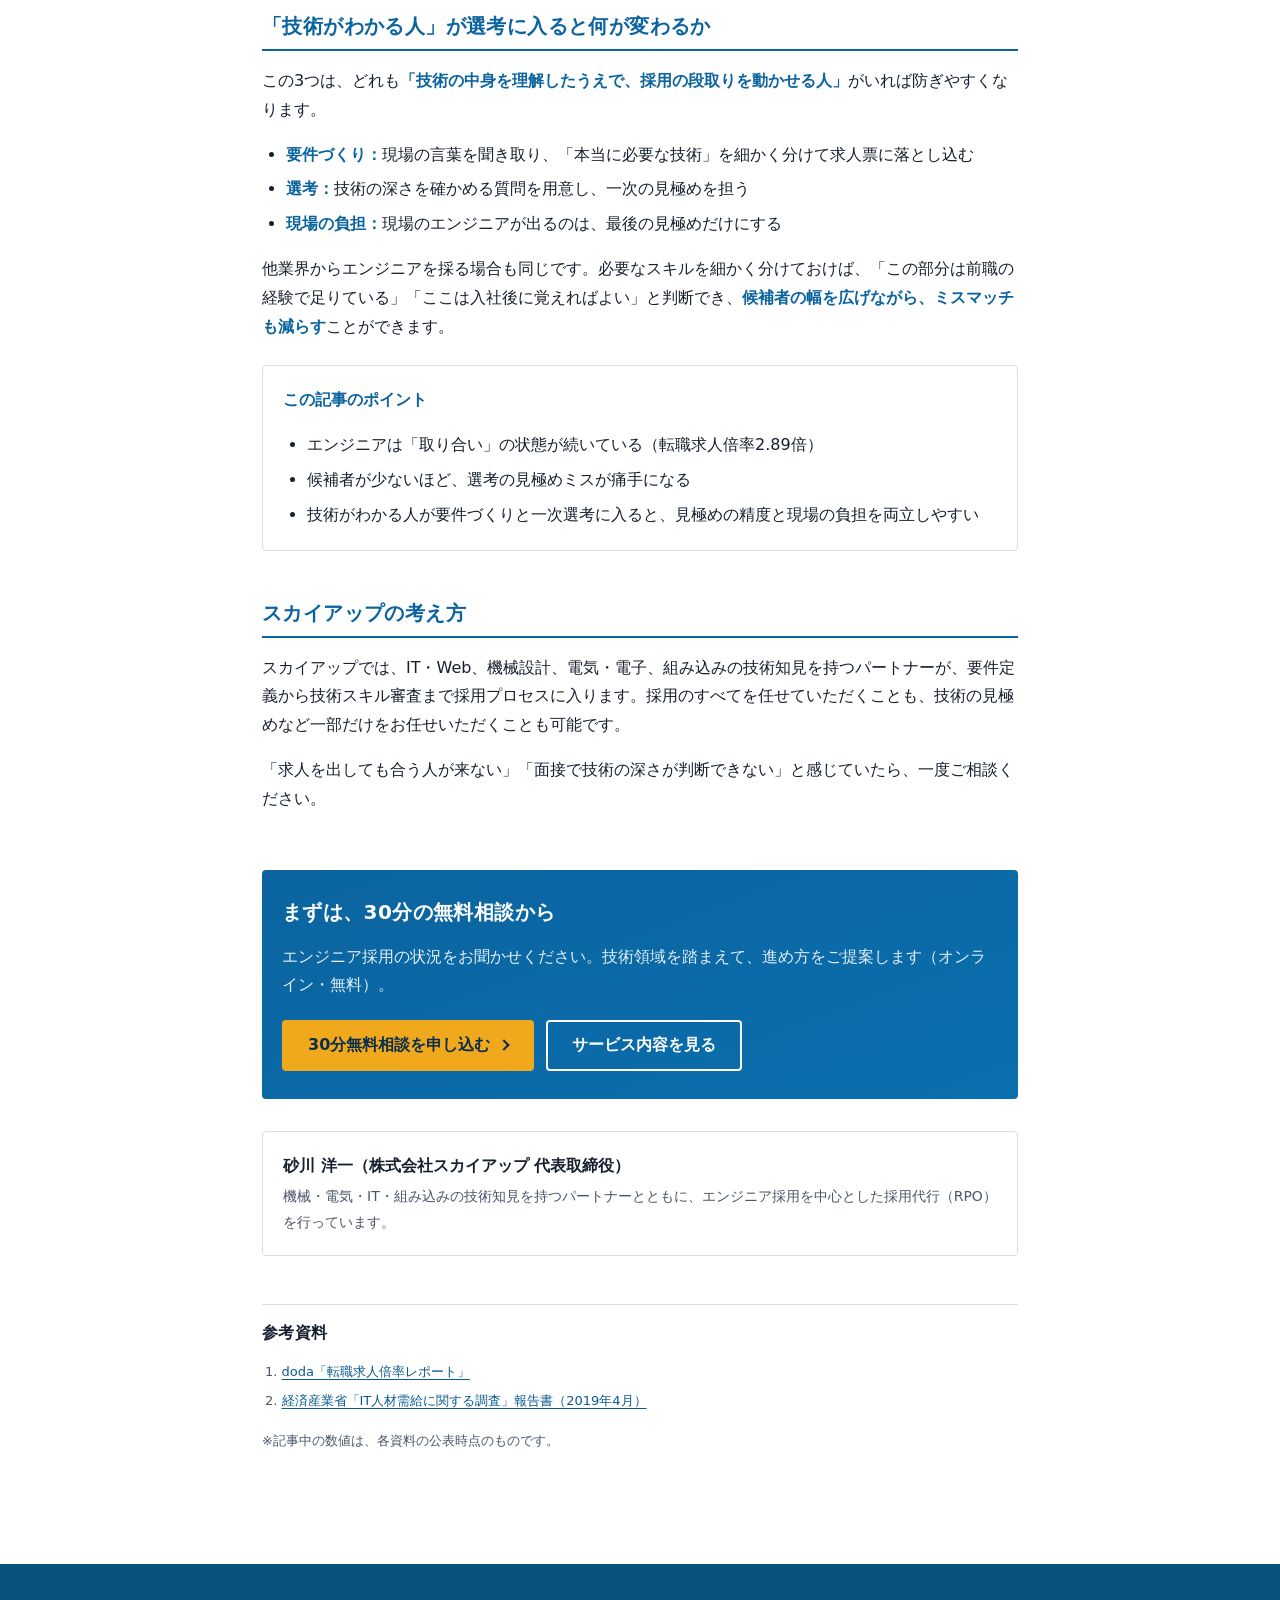
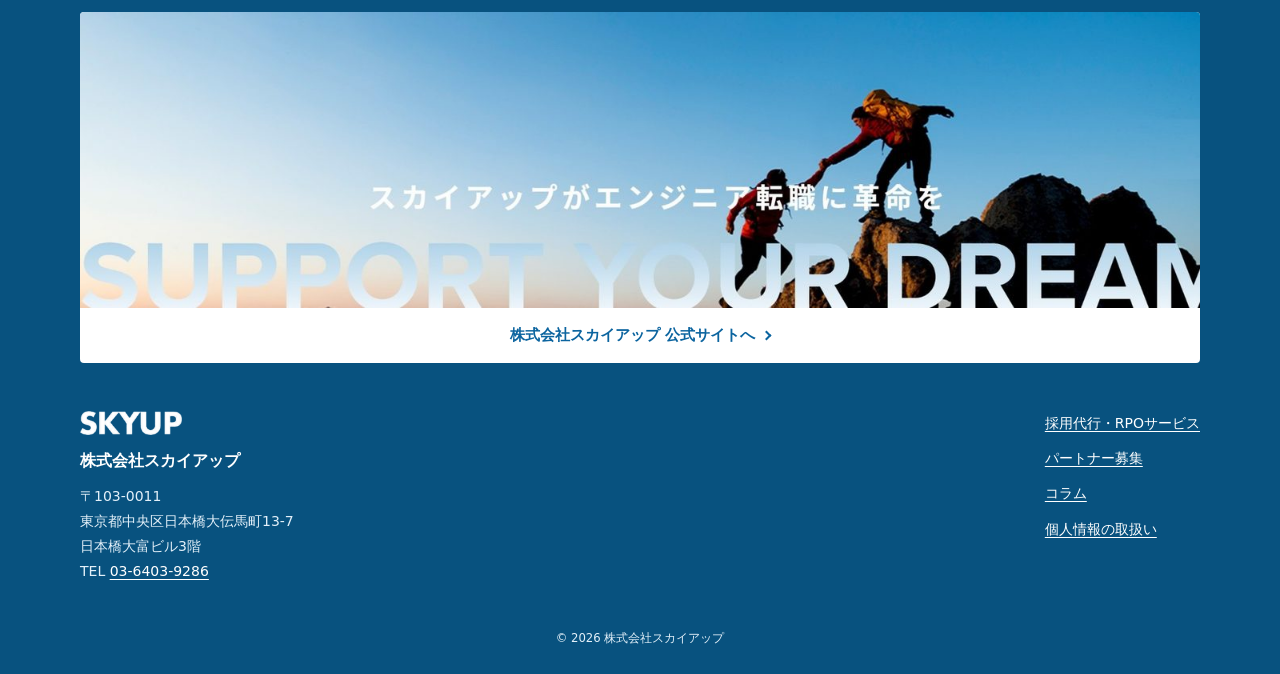
<file: column-2026-11-engineer-hiring-tech-screening.html>
<!doctype html>
<html lang="ja">
<head>
  <meta charset="utf-8">
  <meta name="viewport" content="width=device-width, initial-scale=1">
  <title>転職求人倍率2.89倍。エンジニア採用に「技術がわかる人」を入れるべき理由｜株式会社スカイアップ</title>
  <meta name="description" content="2026年9月の転職求人倍率は2.89倍。候補者が少ない今、エンジニア採用で起きやすい3つの失敗と、技術がわかる人を選考に入れる効果を解説します。">
  <link rel="canonical" href="https://lp.skyupinc.com/column-2026-11-engineer-hiring-tech-screening.html">
  <meta property="og:type" content="article">
  <meta property="og:locale" content="ja_JP">
  <meta property="og:site_name" content="株式会社スカイアップ">
  <meta property="og:title" content="転職求人倍率2.89倍。エンジニア採用に「技術がわかる人」を入れるべき理由">
  <meta property="og:description" content="2026年9月の転職求人倍率は2.89倍。候補者が少ない今、エンジニア採用で起きやすい3つの失敗と、技術がわかる人を選考に入れる効果を解説します。">
  <meta property="og:url" content="https://lp.skyupinc.com/column-2026-11-engineer-hiring-tech-screening.html">
  <meta property="og:image" content="https://lp.skyupinc.com/assets/img/ogp.png">
  <meta name="twitter:card" content="summary_large_image">
  <meta name="theme-color" content="#0b649f">
  <link rel="icon" href="assets/img/favicon.svg" type="image/svg+xml">
  <link rel="icon" href="assets/img/favicon-32.png" sizes="32x32" type="image/png">
  <link rel="apple-touch-icon" href="assets/img/apple-touch-icon.png">
  <link rel="preconnect" href="https://fonts.googleapis.com">
  <link rel="preconnect" href="https://fonts.gstatic.com" crossorigin>
  <link rel="stylesheet" href="https://fonts.googleapis.com/css2?family=JetBrains+Mono:wght@400;600&display=swap">
  <link rel="stylesheet" href="assets/css/style.css">
  <script src="config.js" defer></script>
  <script src="assets/js/site.js" defer></script>
  <script type="application/ld+json">{"@context": "https://schema.org", "@type": "Article", "headline": "転職求人倍率2.89倍。エンジニア採用に「技術がわかる人」を入れるべき理由", "description": "2026年9月の転職求人倍率は2.89倍。候補者が少ない今、エンジニア採用で起きやすい3つの失敗と、技術がわかる人を選考に入れる効果を解説します。", "datePublished": "2026-11-04", "dateModified": "2026-11-04", "author": {"@type": "Person", "name": "砂川 洋一"}, "publisher": {"@type": "Organization", "name": "株式会社スカイアップ"}, "mainEntityOfPage": "https://lp.skyupinc.com/column-2026-11-engineer-hiring-tech-screening.html", "image": "https://lp.skyupinc.com/assets/img/ogp.png"}</script>
</head>
<body data-page="column">
  <a class="skip-link" href="#main">本文へスキップ</a>
  <header class="site-header" id="site-header">
    <noscript><div class="header-inner"><a class="brand" href="index.html">株式会社スカイアップ</a></div></noscript>
  </header>

  <main id="main">
    <section class="page-hero" aria-labelledby="page-title">
      <div class="container">
        <nav class="breadcrumb" aria-label="パンくずリスト"><ol><li><a href="index.html">トップ</a></li><li><a href="column.html">コラム</a></li><li>転職求人倍率2.89倍。エンジニア採用に「技術がわかる人」を入れるべき理由</li></ol></nav>
        <p class="eyebrow">COLUMN / 企業の採用担当者向け</p>
        <h1 class="page-title" id="page-title">転職求人倍率2.89倍。エンジニア採用に「技術がわかる人」を入れるべき理由</h1>
        <p class="article-meta"><span>公開：<time datetime="2026-11-04">2026年11月4日</time></span><span>執筆：砂川 洋一（株式会社スカイアップ 代表取締役）</span></p>
      </div>
    </section>
    <section class="section">
      <article class="container prose">
        <p class="article-lead">エンジニアの採用が、また一段と難しくなっています。候補者が少ない時代に、選考で「見極めを間違えない」ためには何が必要なのか。最新の数字をもとに考えます。</p>

        <h2>数字で見る、いまのエンジニア採用</h2>
        <p>転職サービス「doda」の調査によると、2026年9月の転職求人倍率は<strong>2.89倍</strong>でした。転職希望者1人に対して、約3件の求人がある計算です。さらに、2026年7〜9月の求人数を4〜6月と比べると、業種別で最も伸びたのは「IT・通信」（106.2%）でした。</p>
        <p>長期的に見ても、状況は簡単には変わりません。経済産業省の試算（2019年）では、IT需要が高い伸びを続けた場合、2030年には<strong>最大で約79万人</strong>のIT人材が不足するとされています（中位の想定でも約45万人）。</p>
        <p>エンジニア採用は「待っていれば応募が来る」状態ではなく、<strong>少ない候補者を、多くの企業が取り合う</strong>状態が続いています。</p>

        <h2>候補者が少ないときに起きやすい「3つの失敗」</h2>
        <p>応募が少ないと、1人ひとりの選考がとても重くなります。そのときに起きやすいのが、次の3つです。</p>
        <h3>1. 本当に必要なスキルが、言葉になっていない</h3>
        <p>「組み込み経験3年以上」「C言語ができる方」といった求人票は、よく見かけます。しかし、実際の現場で必要なのは「どのマイコンで」「どんな制約のもとで」「何を作った経験か」という、もう一段細かい中身です。ここが言葉になっていないと、合う人を見逃したり、合わない人を通したりしてしまいます。</p>
        <h3>2. 書類と面接だけで、技術の深さを判断してしまう</h3>
        <p>職務経歴書に書かれた技術名は同じでも、経験の深さは人によって大きく違います。技術がわからない面接官だけで判断すると、<strong>話がうまい人が有利になり、本当に力のある人を落とす</strong>ことがあります。</p>
        <h3>3. 現場のエンジニアが、面接に追われる</h3>
        <p>それを防ごうとして、現場のエンジニアが毎回面接に出ると、今度は本業が止まります。人手が足りないから採用しているのに、採用のせいで現場がさらに苦しくなる、という悪循環です。</p>

        <h2>「技術がわかる人」が選考に入ると何が変わるか</h2>
        <p>この3つは、どれも<strong>「技術の中身を理解したうえで、採用の段取りを動かせる人」</strong>がいれば防ぎやすくなります。</p>
        <ul>
          <li><strong>要件づくり：</strong>現場の言葉を聞き取り、「本当に必要な技術」を細かく分けて求人票に落とし込む</li>
          <li><strong>選考：</strong>技術の深さを確かめる質問を用意し、一次の見極めを担う</li>
          <li><strong>現場の負担：</strong>現場のエンジニアが出るのは、最後の見極めだけにする</li>
        </ul>
        <p>他業界からエンジニアを採る場合も同じです。必要なスキルを細かく分けておけば、「この部分は前職の経験で足りている」「ここは入社後に覚えればよい」と判断でき、<strong>候補者の幅を広げながら、ミスマッチも減らす</strong>ことができます。</p>

        <div class="point-box">
          <p>この記事のポイント</p>
          <ul>
            <li>エンジニアは「取り合い」の状態が続いている（転職求人倍率2.89倍）</li>
            <li>候補者が少ないほど、選考の見極めミスが痛手になる</li>
            <li>技術がわかる人が要件づくりと一次選考に入ると、見極めの精度と現場の負担を両立しやすい</li>
          </ul>
        </div>

        <h2>スカイアップの考え方</h2>
        <p>スカイアップでは、IT・Web、機械設計、電気・電子、組み込みの技術知見を持つパートナーが、要件定義から技術スキル審査まで採用プロセスに入ります。採用のすべてを任せていただくことも、技術の見極めなど一部だけをお任せいただくことも可能です。</p>
        <p>「求人を出しても合う人が来ない」「面接で技術の深さが判断できない」と感じていたら、一度ご相談ください。</p>
        <aside class="article-cta">
          <h2>まずは、30分の無料相談から</h2>
          <p>エンジニア採用の状況をお聞かせください。技術領域を踏まえて、進め方をご提案します（オンライン・無料）。</p>
          <div class="btns">
            <a class="btn btn-accent btn-arrow" href="index.html#contact" data-cta="column-client">30分無料相談を申し込む</a>
            <a class="btn btn-ghost" href="index.html">サービス内容を見る</a>
          </div>
        </aside>
        <div class="author-box"><strong>砂川 洋一（株式会社スカイアップ 代表取締役）</strong>機械・電気・IT・組み込みの技術知見を持つパートナーとともに、エンジニア採用を中心とした採用代行（RPO）を行っています。</div>
        <section class="sources" aria-labelledby="src-title"><h2 id="src-title">参考資料</h2><ol><li><a href="https://doda.jp/guide/kyujin_bairitsu/" rel="noopener">doda「転職求人倍率レポート」</a></li><li><a href="https://www.meti.go.jp/policy/it_policy/jinzai/houkokusyo.pdf" rel="noopener">経済産業省「IT人材需給に関する調査」報告書（2019年4月）</a></li></ol>
          <p>※記事中の数値は、各資料の公表時点のものです。</p></section>
      </article>
    </section>
  </main>

  <footer class="site-footer" id="site-footer">
    <noscript><div class="container"><p>株式会社スカイアップ</p><p><a href="privacy.html">個人情報の取扱い</a></p></div></noscript>
  </footer>
</body>
</html>
</file>
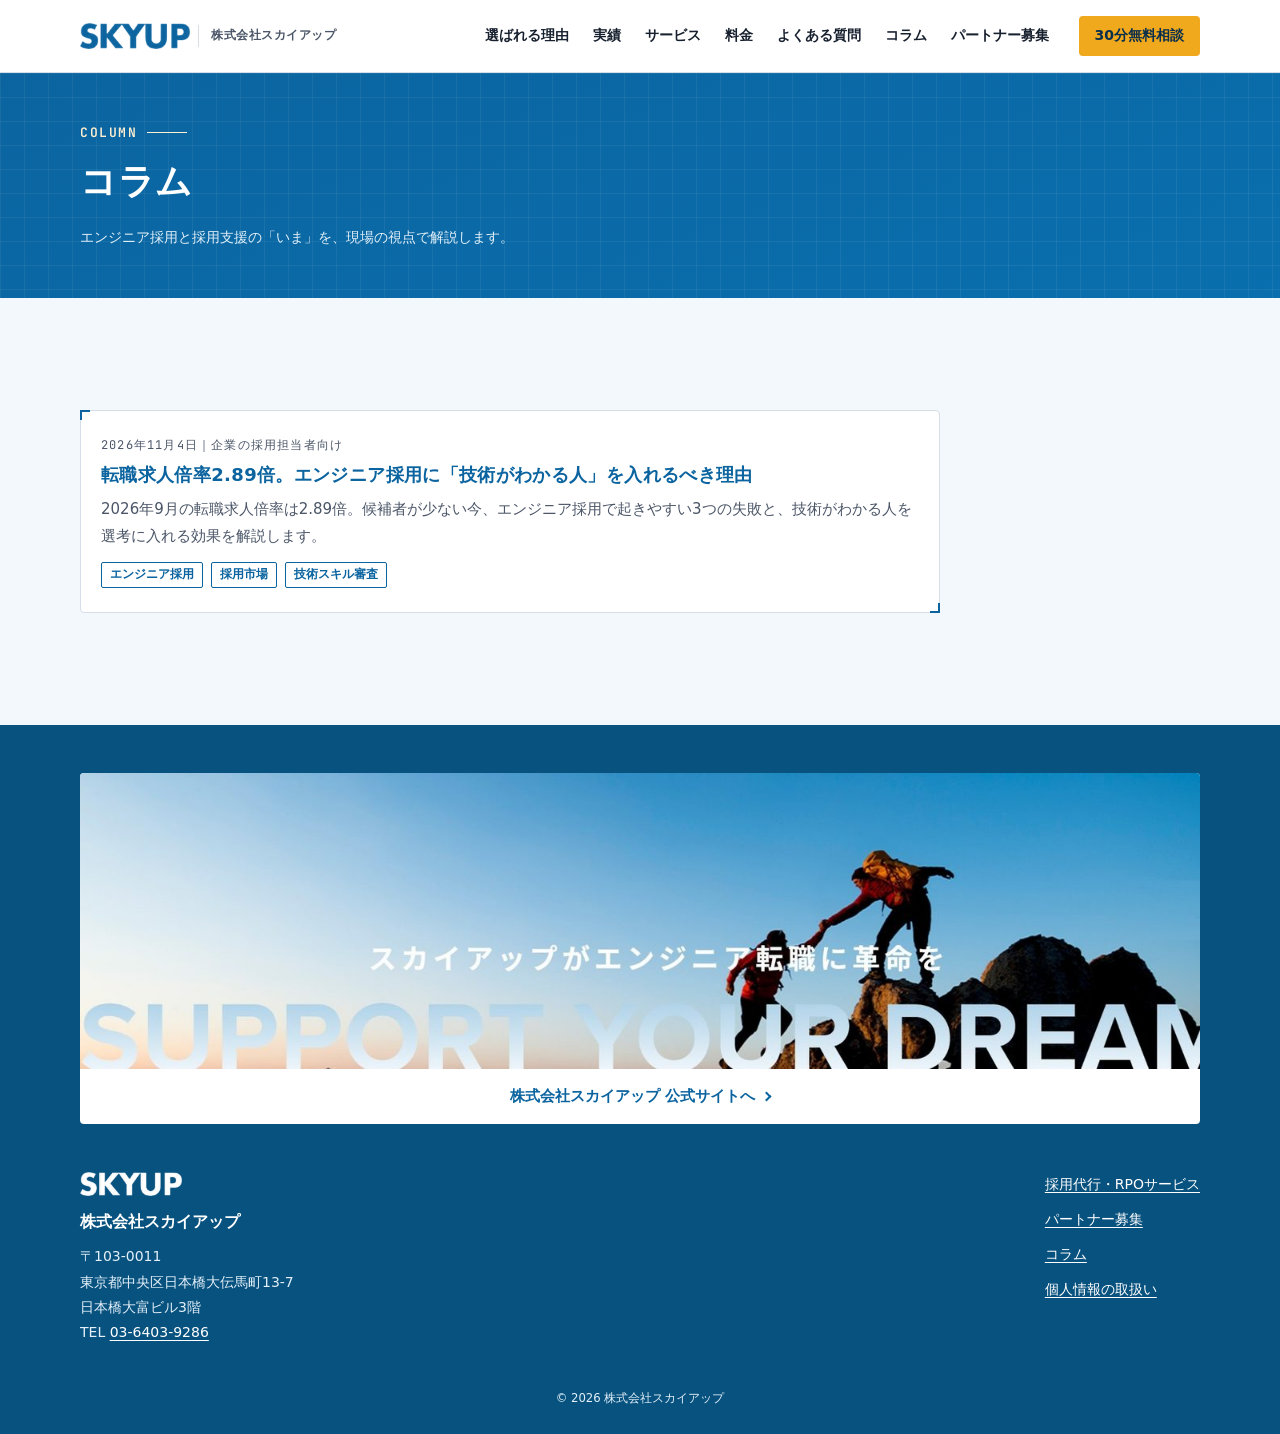
<file: column.html>
<!doctype html>
<html lang="ja">
<head>
  <meta charset="utf-8">
  <meta name="viewport" content="width=device-width, initial-scale=1">
  <title>コラム｜株式会社スカイアップ</title>
  <meta name="description" content="エンジニア採用・採用代行（RPO）・採用支援の働き方について、採用市場の動きを交えて解説するコラムです。">
  <link rel="canonical" href="https://lp.skyupinc.com/column.html">
  <meta property="og:type" content="website">
  <meta property="og:locale" content="ja_JP">
  <meta property="og:site_name" content="株式会社スカイアップ">
  <meta property="og:title" content="コラム">
  <meta property="og:description" content="エンジニア採用・採用代行（RPO）・採用支援の働き方について、採用市場の動きを交えて解説するコラムです。">
  <meta property="og:url" content="https://lp.skyupinc.com/column.html">
  <meta property="og:image" content="https://lp.skyupinc.com/assets/img/ogp.png">
  <meta name="twitter:card" content="summary_large_image">
  <meta name="theme-color" content="#0b649f">
  <link rel="icon" href="assets/img/favicon.svg" type="image/svg+xml">
  <link rel="icon" href="assets/img/favicon-32.png" sizes="32x32" type="image/png">
  <link rel="apple-touch-icon" href="assets/img/apple-touch-icon.png">
  <link rel="preconnect" href="https://fonts.googleapis.com">
  <link rel="preconnect" href="https://fonts.gstatic.com" crossorigin>
  <link rel="stylesheet" href="https://fonts.googleapis.com/css2?family=JetBrains+Mono:wght@400;600&display=swap">
  <link rel="stylesheet" href="assets/css/style.css">
  <script src="config.js" defer></script>
  <script src="assets/js/site.js" defer></script>
</head>
<body data-page="column">
  <a class="skip-link" href="#main">本文へスキップ</a>
  <header class="site-header" id="site-header">
    <noscript><div class="header-inner"><a class="brand" href="index.html">株式会社スカイアップ</a></div></noscript>
  </header>

  <main id="main">
    <section class="page-hero" aria-labelledby="page-title">
      <div class="container">
        <p class="eyebrow">COLUMN</p>
        <h1 class="page-title" id="page-title">コラム</h1>
        <p class="article-meta">エンジニア採用と採用支援の「いま」を、現場の視点で解説します。</p>
      </div>
    </section>
    <section class="section section-alt">
      <div class="container">
        <ul class="column-list" role="list">
          <li><a class="card column-card" href="column-2026-11-engineer-hiring-tech-screening.html">
            <span class="card-id">2026年11月4日｜企業の採用担当者向け</span>
            <h2 class="card-title">転職求人倍率2.89倍。エンジニア採用に「技術がわかる人」を入れるべき理由</h2>
            <p class="card-text">2026年9月の転職求人倍率は2.89倍。候補者が少ない今、エンジニア採用で起きやすい3つの失敗と、技術がわかる人を選考に入れる効果を解説します。</p>
            <ul class="tags" role="list"><li class="tag">エンジニア採用</li><li class="tag">採用市場</li><li class="tag">技術スキル審査</li></ul>
          </a></li>
        </ul>
      </div>
    </section>
  </main>

  <footer class="site-footer" id="site-footer">
    <noscript><div class="container"><p>株式会社スカイアップ</p><p><a href="privacy.html">個人情報の取扱い</a></p></div></noscript>
  </footer>
</body>
</html>
</file>
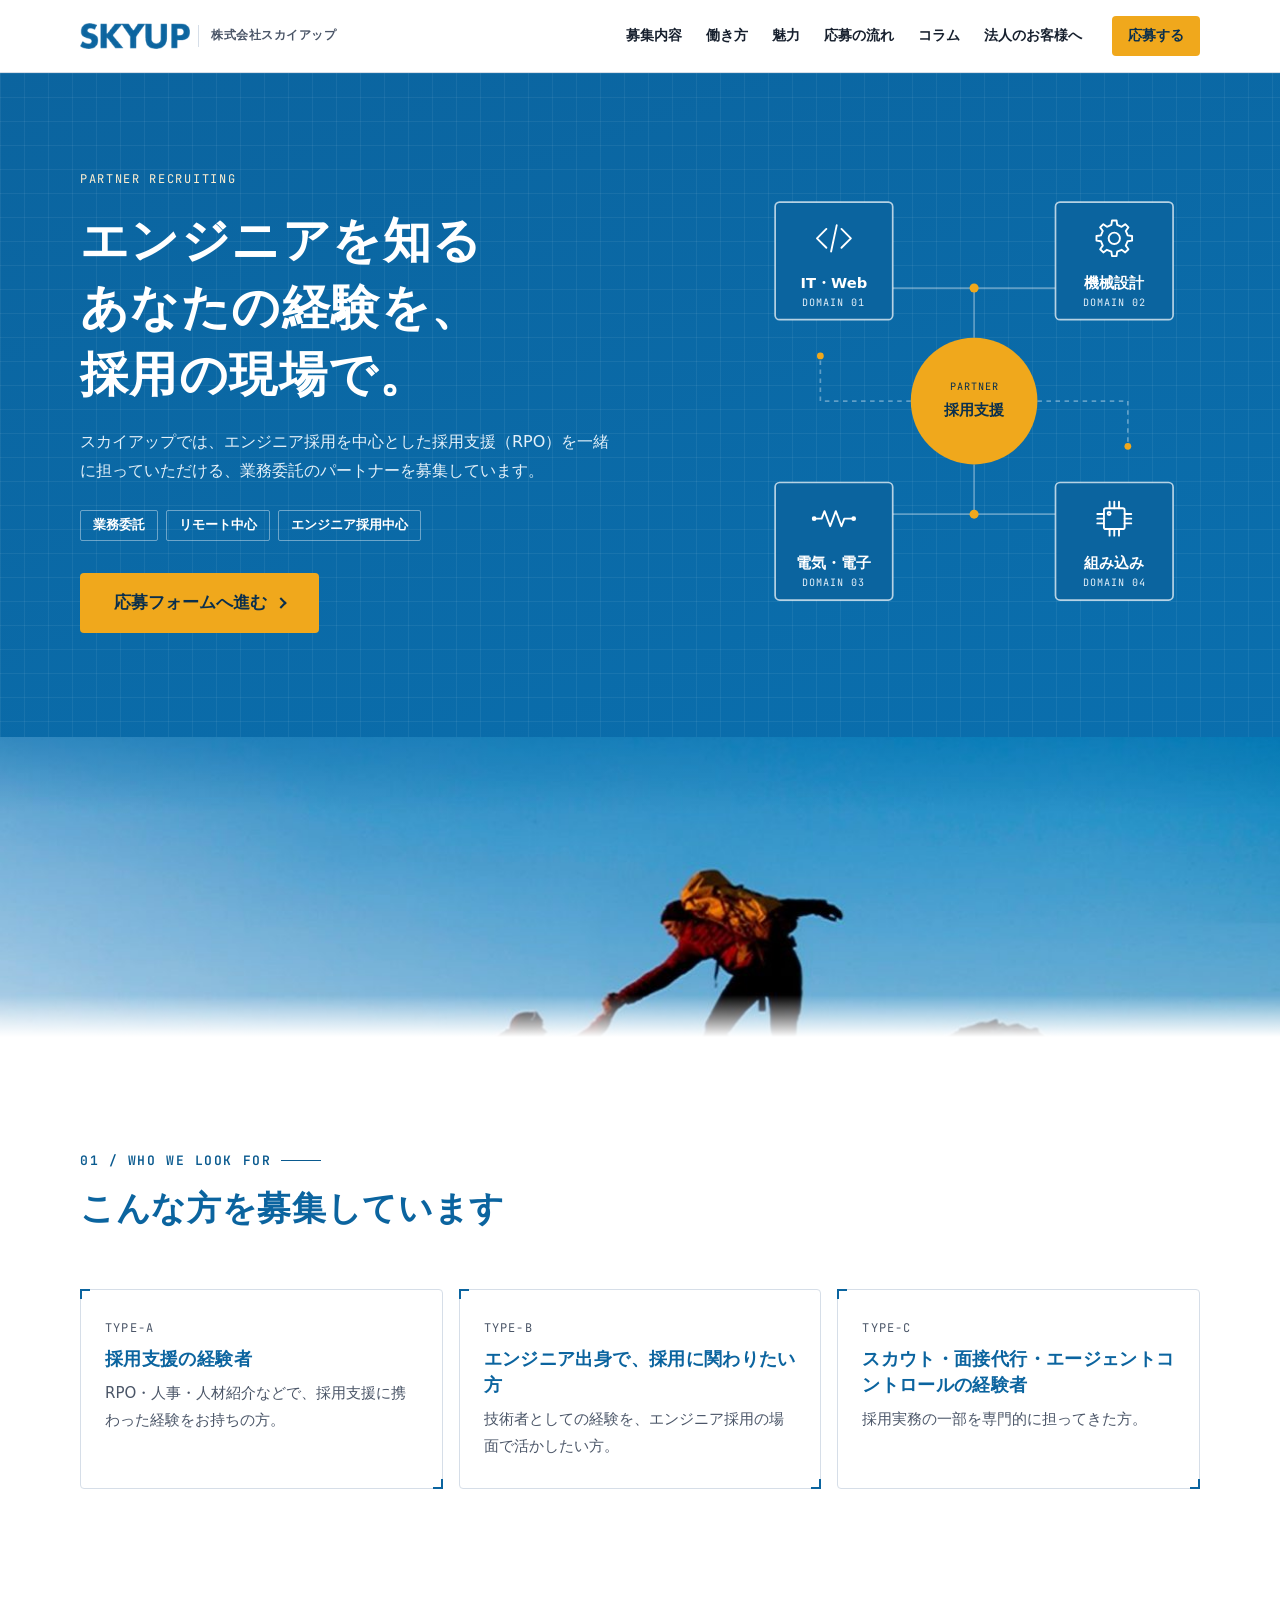
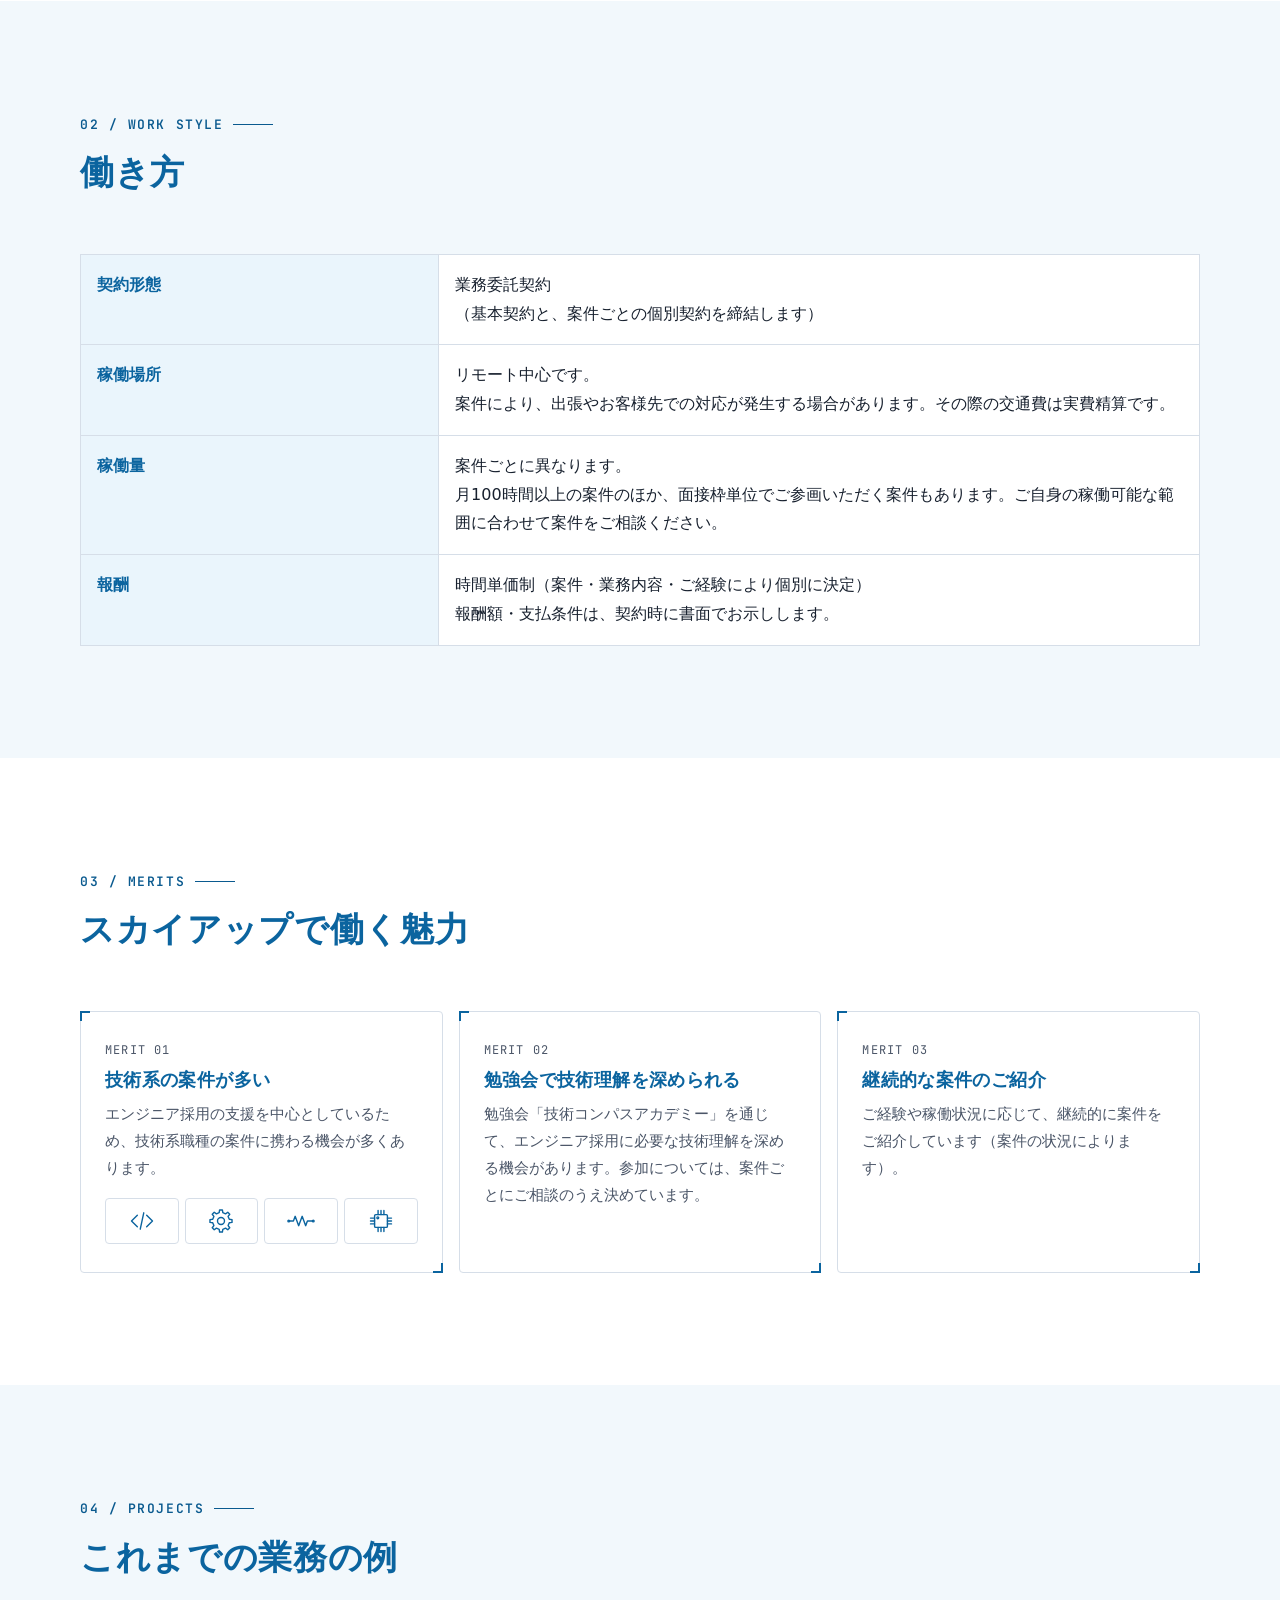
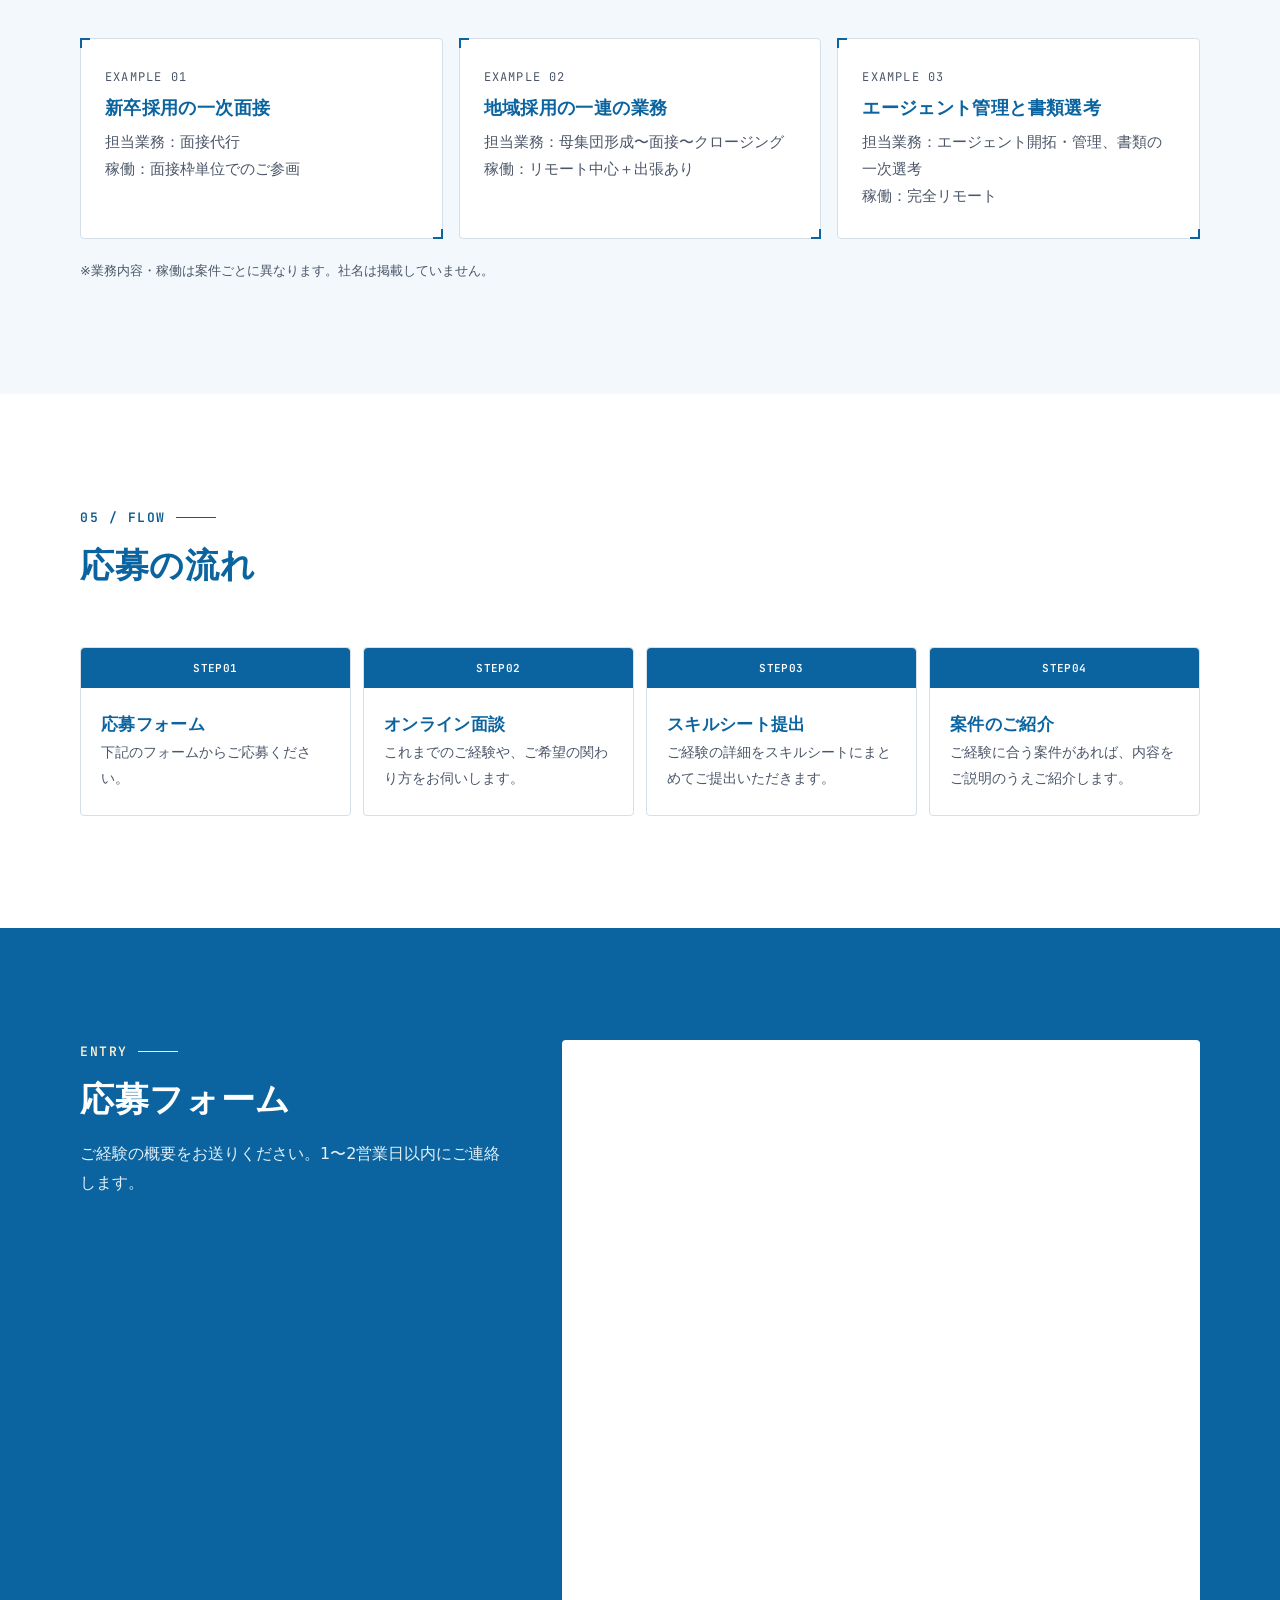
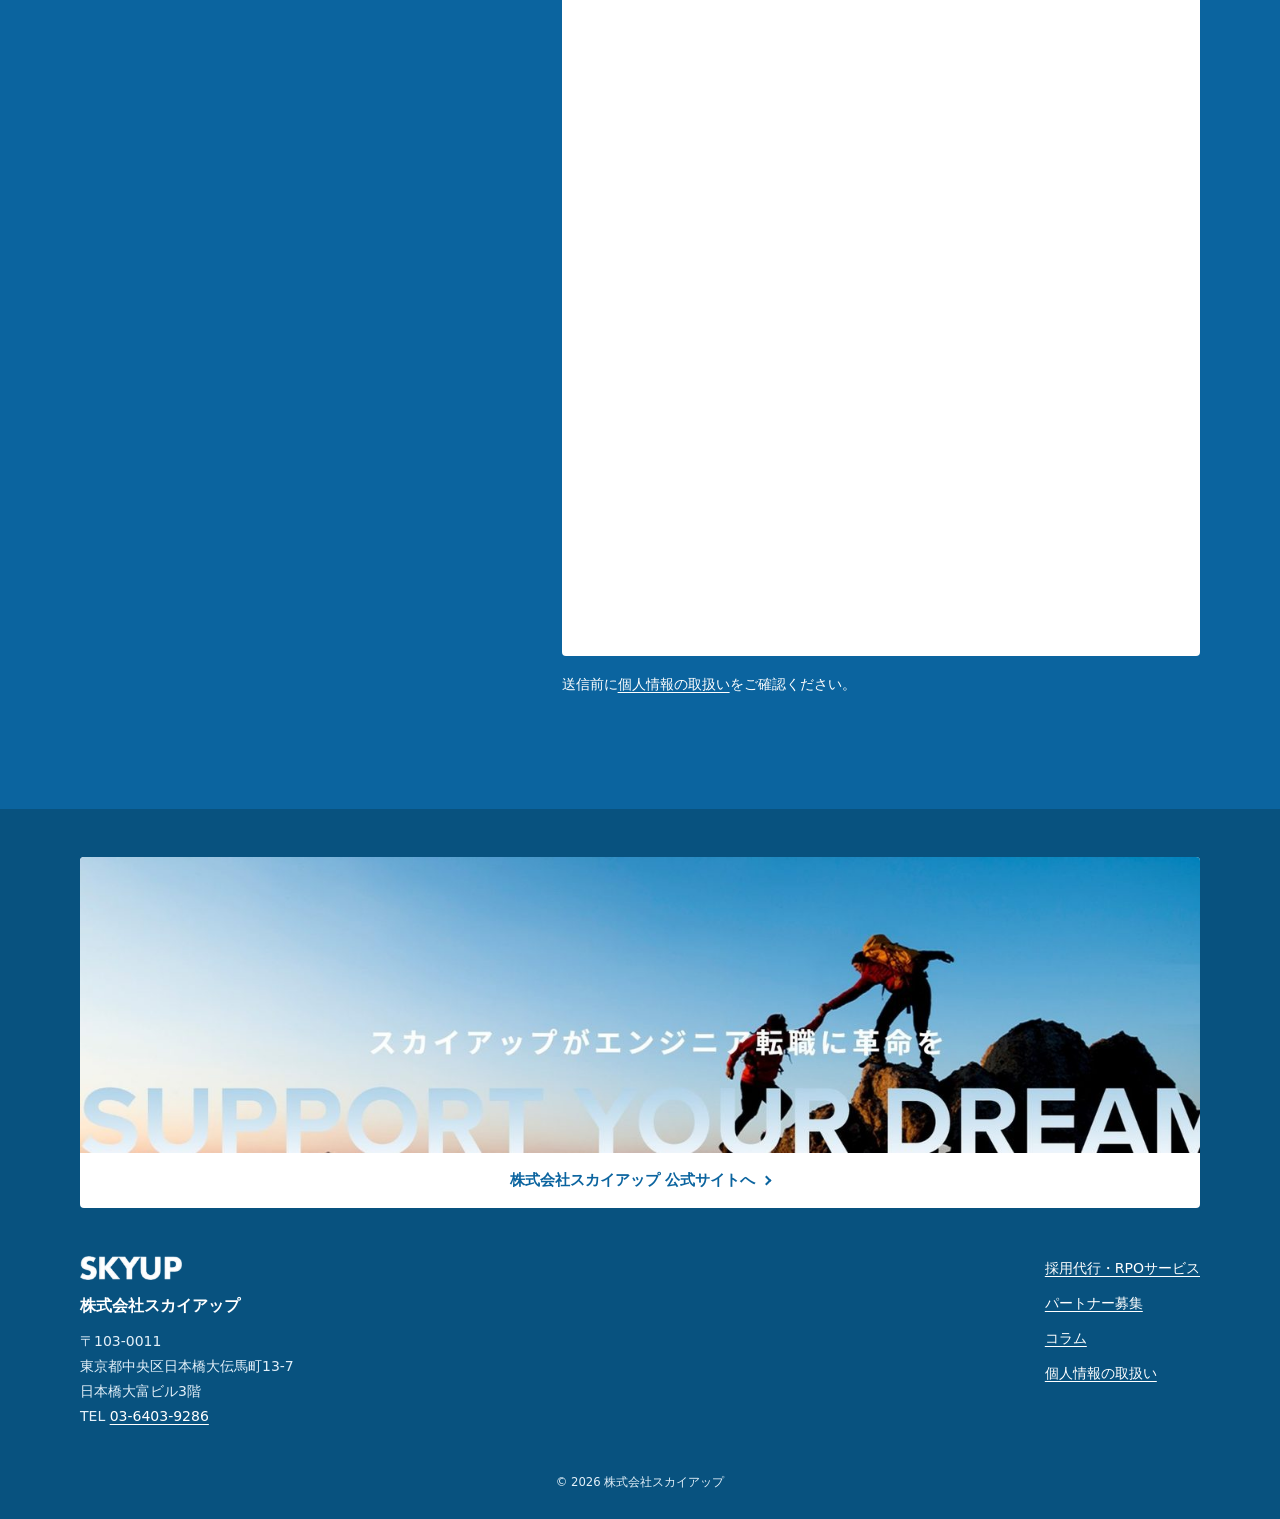
<file: partners.html>
<!doctype html>
<html lang="ja">
<head>
  <meta charset="utf-8">
  <meta name="viewport" content="width=device-width, initial-scale=1">
  <title>採用支援パートナー募集（業務委託）｜株式会社スカイアップ</title>
  <meta name="description" content="エンジニア採用を中心とした採用代行（RPO）の業務委託パートナーを募集しています。採用支援の経験者、エンジニア出身で採用に関わりたい方、スカウト・面接代行の経験者の方のご応募をお待ちしています。">
  
  <link rel="canonical" href="https://lp.skyupinc.com/partners.html">
  <meta property="og:type" content="website">
  <meta property="og:locale" content="ja_JP">
  <meta property="og:site_name" content="株式会社スカイアップ">
  <meta property="og:title" content="採用支援パートナー募集（業務委託）｜株式会社スカイアップ">
  <meta property="og:description" content="エンジニアを知るあなたの経験を、採用の現場で。エンジニア採用を中心とした採用支援の業務委託パートナーを募集しています。">
  <meta property="og:url" content="https://lp.skyupinc.com/partners.html">
  <meta property="og:image" content="https://lp.skyupinc.com/assets/img/ogp-partners.png">
  <meta name="twitter:card" content="summary_large_image">
  <meta name="theme-color" content="#0b649f">
  <link rel="icon" href="assets/img/favicon.svg" type="image/svg+xml">
  <link rel="icon" href="assets/img/favicon-32.png" sizes="32x32" type="image/png">
  <link rel="apple-touch-icon" href="assets/img/apple-touch-icon.png">
  <link rel="preconnect" href="https://fonts.googleapis.com">
  <link rel="preconnect" href="https://fonts.gstatic.com" crossorigin>
  <link rel="stylesheet" href="https://fonts.googleapis.com/css2?family=JetBrains+Mono:wght@400;600&display=swap">
  <link rel="stylesheet" href="assets/css/style.css">
  <script src="config.js" defer></script>
  <script src="assets/js/site.js" defer></script>
</head>
<body data-page="partners">
  <a class="skip-link" href="#main">本文へスキップ</a>

  <svg width="0" height="0" style="position:absolute" aria-hidden="true" focusable="false">
    <symbol id="ic-it" viewBox="0 0 48 48"><path d="M16 14 L6 24 L16 34 M32 14 L42 24 L32 34 M27 10 L21 38"/></symbol>
    <symbol id="ic-mech" viewBox="0 0 48 48"><path d="M38.2 20.9 L42.9 21.6 L42.9 26.4 L38.2 27.1 L36.2 31.8 L39.0 35.6 L35.6 39.0 L31.8 36.2 L27.1 38.2 L26.4 42.9 L21.6 42.9 L20.9 38.2 L16.2 36.2 L12.4 39.0 L9.0 35.6 L11.8 31.8 L9.8 27.1 L5.1 26.4 L5.1 21.6 L9.8 20.9 L11.8 16.2 L9.0 12.4 L12.4 9.0 L16.2 11.8 L20.9 9.8 L21.6 5.1 L26.4 5.1 L27.1 9.8 L31.8 11.8 L35.6 9.0 L39.0 12.4 L36.2 16.2Z"/><circle cx="24" cy="24" r="6"/></symbol>
    <symbol id="ic-elec" viewBox="0 0 48 48"><path d="M3 24 H11 L14 16 L20 32 L26 16 L32 32 L35 24 H45"/><circle cx="3" cy="24" r="1.5"/><circle cx="45" cy="24" r="1.5"/></symbol>
    <symbol id="ic-emb" viewBox="0 0 48 48"><rect x="13" y="13" width="22" height="22" rx="2"/><circle cx="18.5" cy="18.5" r="1.6"/><path d="M19 13 V6 M24 13 V6 M29 13 V6 M19 35 V42 M24 35 V42 M29 35 V42 M13 19 H6 M13 24 H6 M13 29 H6 M35 19 H42 M35 24 H42 M35 29 H42"/></symbol>
  </svg>

  <header class="site-header" id="site-header">
    <noscript><div class="header-inner"><a class="brand" href="index.html">株式会社スカイアップ</a></div></noscript>
  </header>

  <main id="main">
    <!-- ===================== 1. ファーストビュー ===================== -->
    <section class="hero" aria-labelledby="hero-title">
      <div class="container hero-inner">
        <div class="hero-body">
          <p class="hero-label">PARTNER RECRUITING</p>
          <h1 class="hero-title" id="hero-title"><span class="kw">エンジニアを知る</span><span class="kw">あなたの経験を、</span><span class="kw">採用の現場で。</span></h1>
          <p class="hero-lead">スカイアップでは、エンジニア採用を中心とした採用支援（RPO）を一緒に担っていただける、業務委託のパートナーを募集しています。</p>
          <ul class="tags" aria-label="募集の概要">
            <li class="tag">業務委託</li>
            <li class="tag">リモート中心</li>
            <li class="tag">エンジニア採用中心</li>
          </ul>
          <div class="hero-cta">
            <a class="btn btn-accent btn-lg btn-arrow" href="#apply" data-cta="hero">応募フォームへ進む</a>
          </div>
        </div>
        <div class="hero-visual">
          <svg viewBox="0 0 400 400" role="img" aria-labelledby="partner-dg-title">
            <title id="partner-dg-title">IT・Web、機械設計、電気・電子、組み込みの4つの技術領域と採用支援がつながる図</title>
            <!-- 配線 -->
            <path class="dg-trace" d="M200 144 V100 H128 M200 100 H272 M200 256 V300 H128 M200 300 H272"/>
            <path class="dg-trace" d="M144 200 H64 V160 M256 200 H336 V240" stroke-dasharray="4 4"/>
            <circle class="dg-via" cx="200" cy="100" r="4"/>
            <circle class="dg-via" cx="200" cy="300" r="4"/>
            <circle class="dg-via" cx="64" cy="160" r="3"/>
            <circle class="dg-via" cx="336" cy="240" r="3"/>
            <!-- 中央 -->
            <circle class="dg-core" cx="200" cy="200" r="56"/>
            <text class="dg-sub" x="200" y="190" text-anchor="middle" style="fill:#0a2f4d">PARTNER</text>
            <text class="dg-core-text" x="200" y="212" text-anchor="middle">採用支援</text>
            <!-- 4領域 -->
            <g>
              <rect class="dg-node" x="24" y="24" width="104" height="104" rx="4"/>
              <use href="#ic-it" class="dg-icon" x="56" y="36" width="40" height="40"/>
              <text class="dg-label" x="76" y="100" text-anchor="middle">IT・Web</text>
              <text class="dg-sub" x="76" y="116" text-anchor="middle">DOMAIN 01</text>
            </g>
            <g>
              <rect class="dg-node" x="272" y="24" width="104" height="104" rx="4"/>
              <use href="#ic-mech" class="dg-icon" x="304" y="36" width="40" height="40"/>
              <text class="dg-label" x="324" y="100" text-anchor="middle">機械設計</text>
              <text class="dg-sub" x="324" y="116" text-anchor="middle">DOMAIN 02</text>
            </g>
            <g>
              <rect class="dg-node" x="24" y="272" width="104" height="104" rx="4"/>
              <use href="#ic-elec" class="dg-icon" x="56" y="284" width="40" height="40"/>
              <text class="dg-label" x="76" y="348" text-anchor="middle">電気・電子</text>
              <text class="dg-sub" x="76" y="364" text-anchor="middle">DOMAIN 03</text>
            </g>
            <g>
              <rect class="dg-node" x="272" y="272" width="104" height="104" rx="4"/>
              <use href="#ic-emb" class="dg-icon" x="304" y="284" width="40" height="40"/>
              <text class="dg-label" x="324" y="348" text-anchor="middle">組み込み</text>
              <text class="dg-sub" x="324" y="364" text-anchor="middle">DOMAIN 04</text>
            </g>
          </svg>
        </div>
      </div>
    </section>

    <!-- 写真帯（ライセンス取得済みの写真を使用） -->
    <figure class="photo-band">
      <img src="assets/img/partners-band.jpg" alt="岩場の上で、先を行く登山者が後ろの仲間に手を差し伸べている様子" width="1260" height="300" loading="lazy">
    </figure>

    <!-- ===================== 2. こんな方を募集 ===================== -->
    <section class="section" id="target" aria-labelledby="target-title">
      <div class="container">
        <div class="section-head">
          <p class="eyebrow">01 / WHO WE LOOK FOR</p>
          <h2 class="section-title" id="target-title">こんな方を募集しています</h2>
        </div>
        <ul class="target-list" role="list">
          <li class="card">
            <span class="card-id">TYPE-A</span>
            <h3 class="card-title">採用支援の経験者</h3>
            <p class="card-text">RPO・人事・人材紹介などで、採用支援に携わった経験をお持ちの方。</p>
          </li>
          <li class="card">
            <span class="card-id">TYPE-B</span>
            <h3 class="card-title">エンジニア出身で、採用に関わりたい方</h3>
            <p class="card-text">技術者としての経験を、エンジニア採用の場面で活かしたい方。</p>
          </li>
          <li class="card">
            <span class="card-id">TYPE-C</span>
            <h3 class="card-title">スカウト・面接代行・エージェントコントロールの経験者</h3>
            <p class="card-text">採用実務の一部を専門的に担ってきた方。</p>
          </li>
        </ul>
      </div>
    </section>

    <!-- ===================== 3. 働き方 ===================== -->
    <section class="section section-alt" id="style" aria-labelledby="style-title">
      <div class="container">
        <div class="section-head">
          <p class="eyebrow">02 / WORK STYLE</p>
          <h2 class="section-title" id="style-title">働き方</h2>
        </div>
        <table class="style-table">
          <caption class="sr-only">契約形態と稼働の概要</caption>
          <tbody>
            <tr>
              <th scope="row">契約形態</th>
              <td>業務委託契約<br>（基本契約と、案件ごとの個別契約を締結します）</td>
            </tr>
            <tr>
              <th scope="row">稼働場所</th>
              <td>リモート中心です。<br>案件により、出張やお客様先での対応が発生する場合があります。その際の交通費は実費精算です。</td>
            </tr>
            <tr>
              <th scope="row">稼働量</th>
              <td>案件ごとに異なります。<br>月100時間以上の案件のほか、面接枠単位でご参画いただく案件もあります。ご自身の稼働可能な範囲に合わせて案件をご相談ください。</td>
            </tr>
            <tr>
              <th scope="row">報酬</th>
              <td>時間単価制（案件・業務内容・ご経験により個別に決定）<br>報酬額・支払条件は、契約時に書面でお示しします。</td>
            </tr>
          </tbody>
        </table>
      </div>
    </section>

    <!-- ===================== 4. スカイアップで働く魅力 ===================== -->
    <section class="section" id="merits" aria-labelledby="merits-title">
      <div class="container">
        <div class="section-head">
          <p class="eyebrow">03 / MERITS</p>
          <h2 class="section-title" id="merits-title">スカイアップで働く魅力</h2>
        </div>
        <ul class="target-list" role="list">
          <li class="card">
            <span class="card-id">MERIT 01</span>
            <h3 class="card-title">技術系の案件が多い</h3>
            <p class="card-text">エンジニア採用の支援を中心としているため、技術系職種の案件に携わる機会が多くあります。</p>
            <ul class="domains" role="list" style="margin-top:16px;grid-template-columns:repeat(4,1fr);gap:6px" aria-label="主な技術領域">
              <li class="domain" style="padding:8px;align-items:center" title="IT・Web"><svg aria-hidden="true" style="width:28px;height:28px"><use href="#ic-it" class="icon-stroke"/></svg><span class="sr-only">IT・Web</span></li>
              <li class="domain" style="padding:8px;align-items:center" title="機械"><svg aria-hidden="true" style="width:28px;height:28px"><use href="#ic-mech" class="icon-stroke"/></svg><span class="sr-only">機械</span></li>
              <li class="domain" style="padding:8px;align-items:center" title="電気・電子"><svg aria-hidden="true" style="width:28px;height:28px"><use href="#ic-elec" class="icon-stroke"/></svg><span class="sr-only">電気・電子</span></li>
              <li class="domain" style="padding:8px;align-items:center" title="組み込み"><svg aria-hidden="true" style="width:28px;height:28px"><use href="#ic-emb" class="icon-stroke"/></svg><span class="sr-only">組み込み</span></li>
            </ul>
          </li>
          <li class="card">
            <span class="card-id">MERIT 02</span>
            <h3 class="card-title">勉強会で技術理解を深められる</h3>
            <p class="card-text">勉強会「技術コンパスアカデミー」を通じて、エンジニア採用に必要な技術理解を深める機会があります。参加については、案件ごとにご相談のうえ決めています。</p>
          </li>
          <li class="card">
            <span class="card-id">MERIT 03</span>
            <h3 class="card-title">継続的な案件のご紹介</h3>
            <p class="card-text">ご経験や稼働状況に応じて、継続的に案件をご紹介しています（案件の状況によります）。</p>
          </li>
        </ul>
      </div>
    </section>

    <!-- ===================== 5. 業務の例 ===================== -->
    <section class="section section-alt" id="projects" aria-labelledby="projects-title">
      <div class="container">
        <div class="section-head">
          <p class="eyebrow">04 / PROJECTS</p>
          <h2 class="section-title" id="projects-title">これまでの業務の例</h2>
        </div>
        <ul class="project-grid" role="list">
          <li class="card project-card">
            <span class="card-id">EXAMPLE 01</span>
            <h3 class="card-title">新卒採用の一次面接</h3>
            <p class="card-text">担当業務：面接代行<br>稼働：面接枠単位でのご参画</p>
          </li>
          <li class="card project-card">
            <span class="card-id">EXAMPLE 02</span>
            <h3 class="card-title">地域採用の一連の業務</h3>
            <p class="card-text">担当業務：母集団形成〜面接〜クロージング<br>稼働：リモート中心＋出張あり</p>
          </li>
          <li class="card project-card">
            <span class="card-id">EXAMPLE 03</span>
            <h3 class="card-title">エージェント管理と書類選考</h3>
            <p class="card-text">担当業務：エージェント開拓・管理、書類の一次選考<br>稼働：完全リモート</p>
          </li>
        </ul>
        <p class="note">※業務内容・稼働は案件ごとに異なります。社名は掲載していません。</p>
      </div>
    </section>

    <!-- ===================== 6. 応募の流れ ===================== -->
    <section class="section" id="flow" aria-labelledby="flow-title">
      <div class="container">
        <div class="section-head">
          <p class="eyebrow">05 / FLOW</p>
          <h2 class="section-title" id="flow-title">応募の流れ</h2>
        </div>
        <ol class="steps">
          <li class="step">
            <h3 class="step-title">応募フォーム</h3>
            <p class="step-text">下記のフォームからご応募ください。</p>
          </li>
          <li class="step">
            <h3 class="step-title">オンライン面談</h3>
            <p class="step-text">これまでのご経験や、ご希望の関わり方をお伺いします。</p>
          </li>
          <li class="step">
            <h3 class="step-title">スキルシート提出</h3>
            <p class="step-text">ご経験の詳細をスキルシートにまとめてご提出いただきます。</p>
          </li>
          <li class="step">
            <h3 class="step-title">案件のご紹介</h3>
            <p class="step-text">ご経験に合う案件があれば、内容をご説明のうえご紹介します。</p>
          </li>
        </ol>
      </div>
    </section>

    <!-- ===================== 7. 応募フォーム ===================== -->
    <section class="section section-dark cta-section" id="apply" aria-labelledby="apply-title">
      <div class="container cta-inner">
        <div class="section-head">
          <p class="eyebrow">ENTRY</p>
          <h2 class="section-title" id="apply-title">応募フォーム</h2>
          <p class="section-lead">ご経験の概要をお送りください。1〜2営業日以内にご連絡します。</p>
        </div>
        <div>
          <div class="form-wrap" data-form="partner" data-form-title="パートナー応募フォーム">
            <noscript><p class="form-pending">フォームの表示にはJavaScriptを有効にしてください。</p></noscript>
          </div>
          <p class="form-privacy">送信前に<a href="privacy.html">個人情報の取扱い</a>をご確認ください。</p>
        </div>
      </div>
    </section>
  </main>

  <div class="sticky-cta" data-hide-near="#apply">
    <a class="btn btn-accent btn-arrow" href="#apply" data-cta="sticky">応募フォームへ進む</a>
  </div>

  <footer class="site-footer" id="site-footer">
    <noscript><div class="container"><p>株式会社スカイアップ</p><p><a href="privacy.html">個人情報の取扱い</a></p></div></noscript>
  </footer>
</body>
</html>
</file>
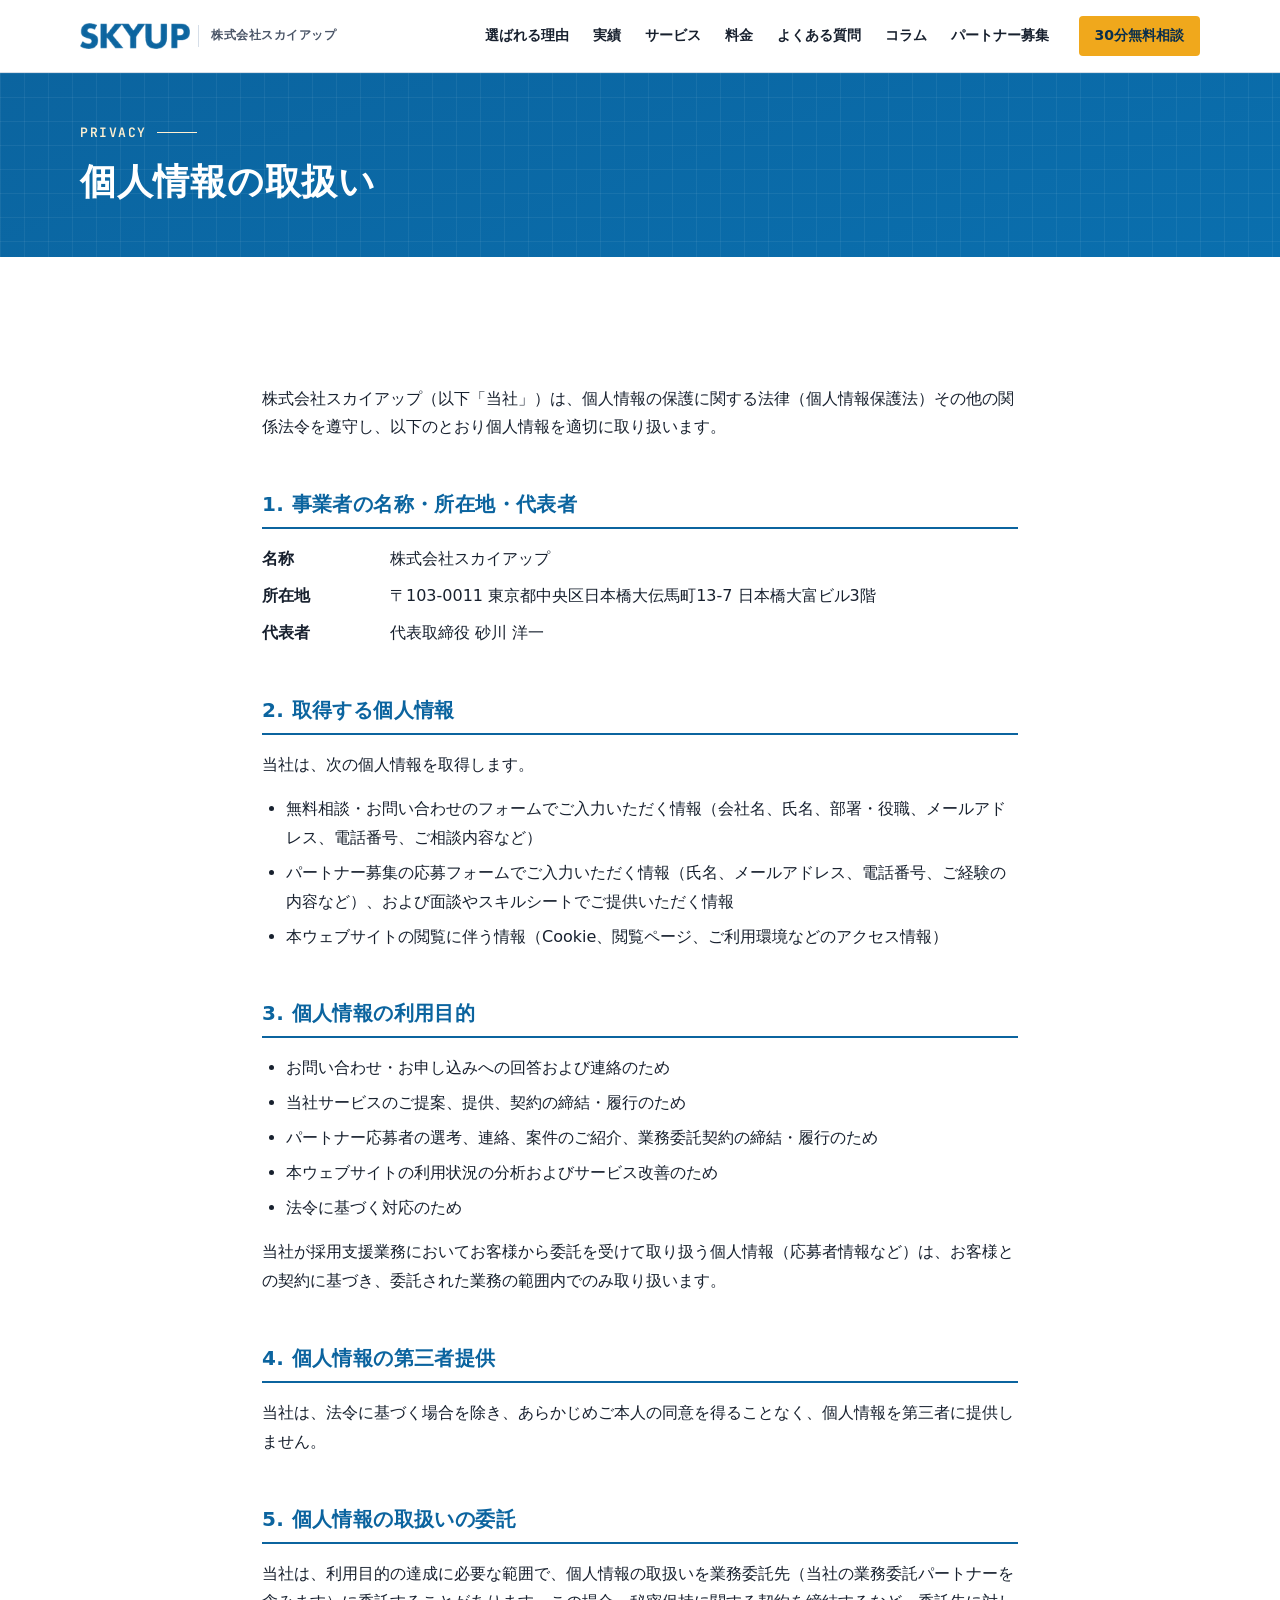
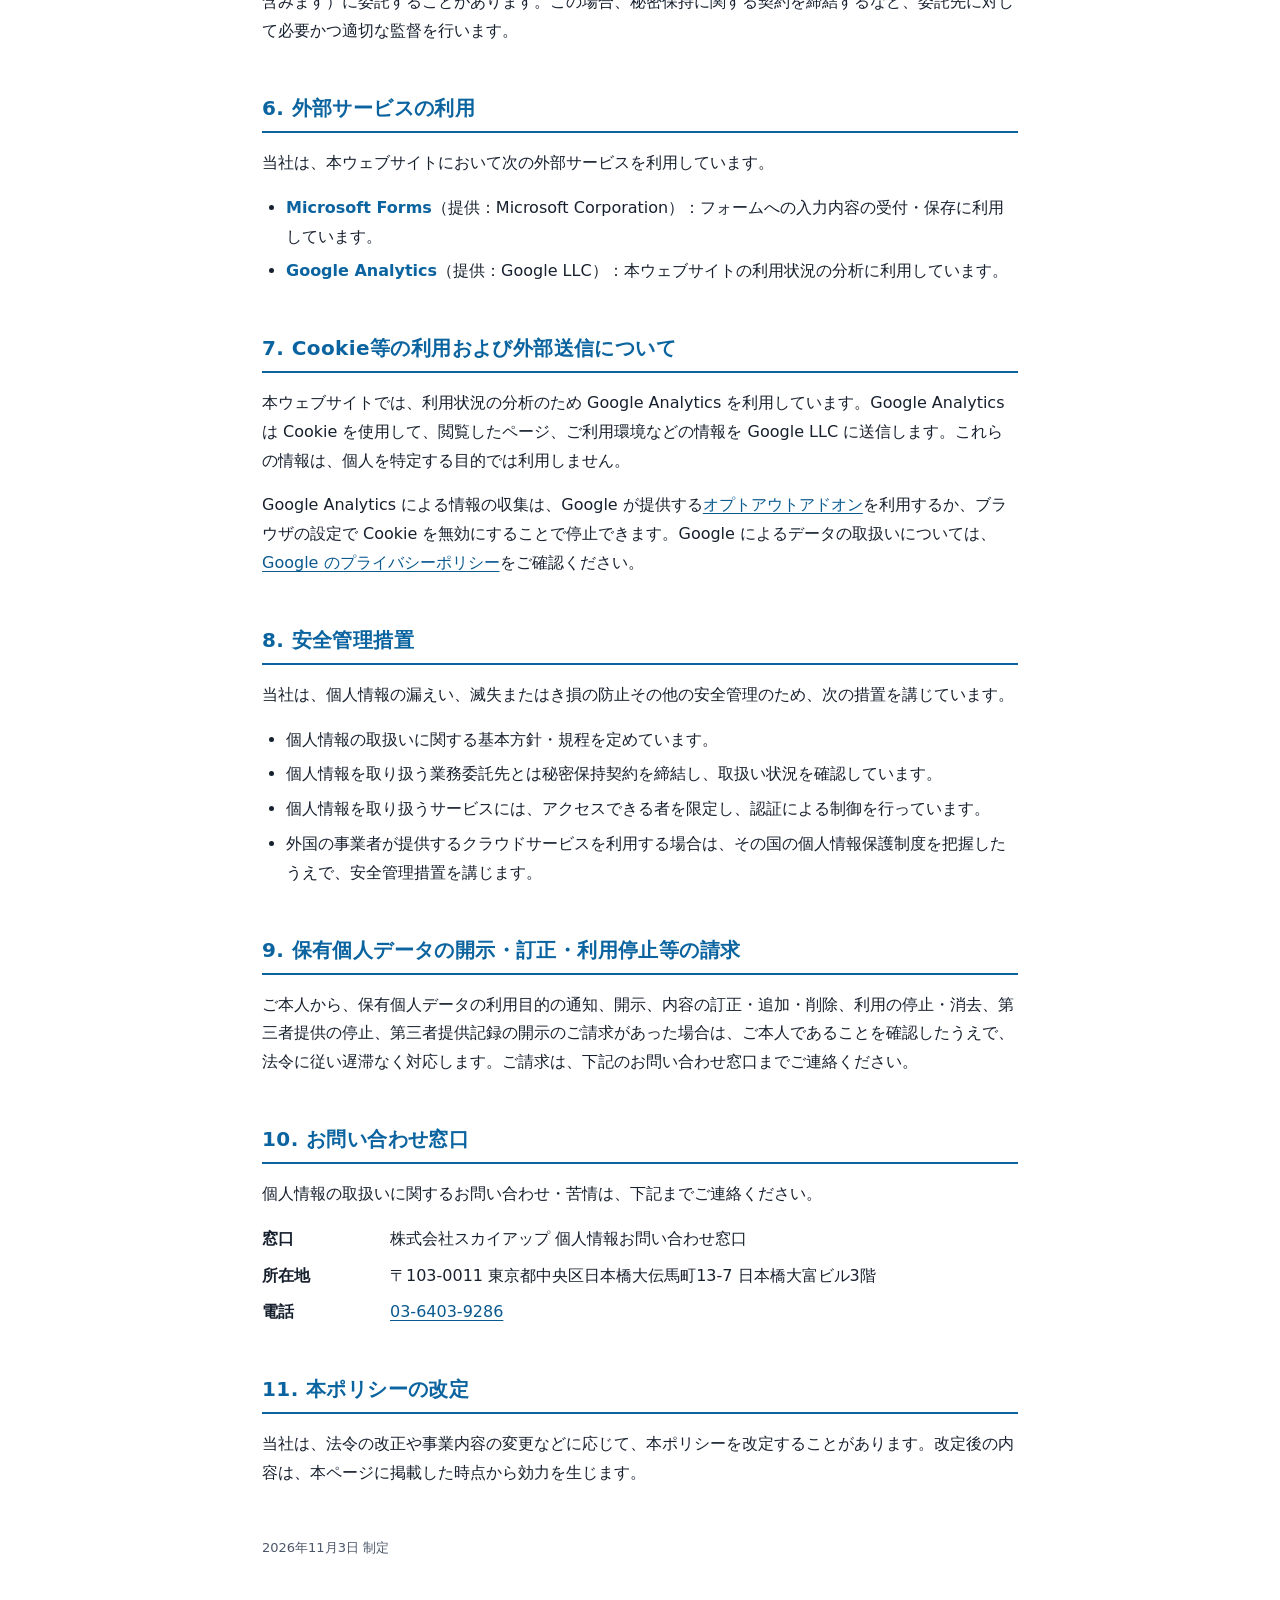
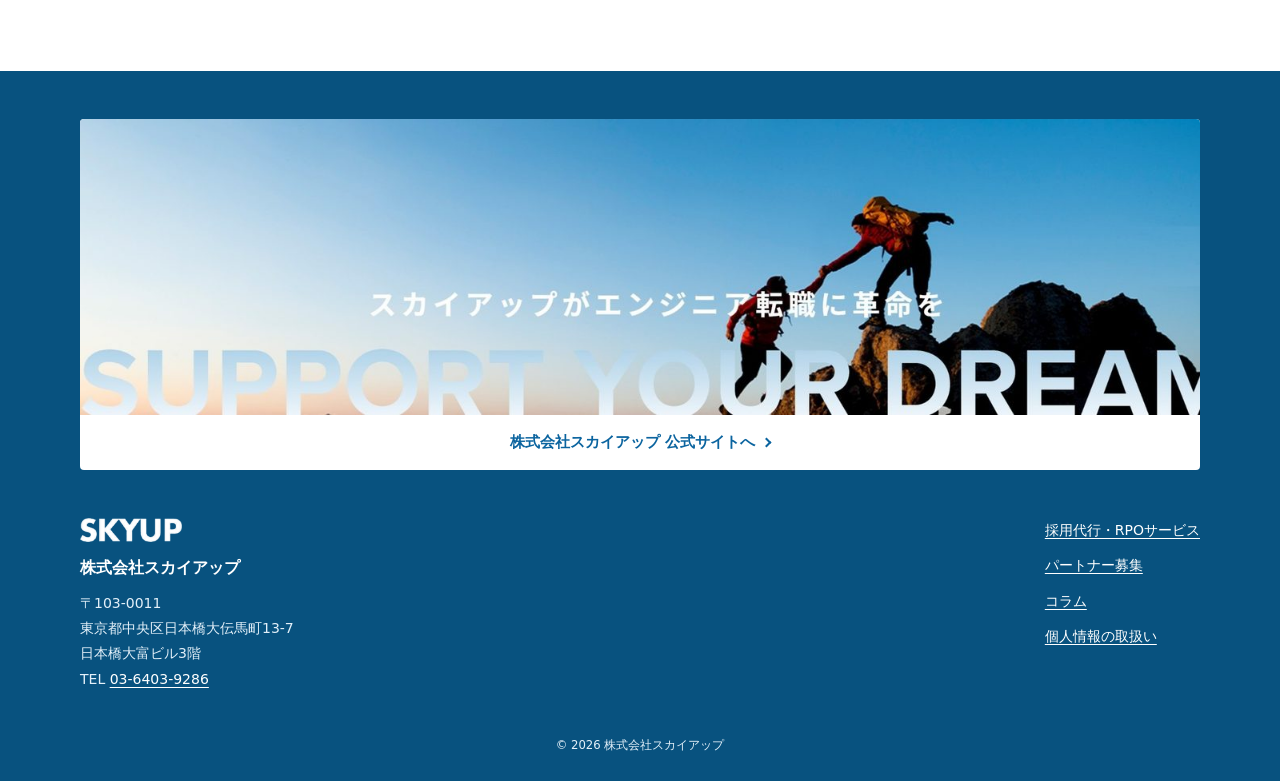
<file: privacy.html>
<!doctype html>
<html lang="ja">
<head>
  <meta charset="utf-8">
  <meta name="viewport" content="width=device-width, initial-scale=1">
  <title>個人情報の取扱い｜株式会社スカイアップ</title>
  <meta name="description" content="株式会社スカイアップにおける個人情報の取扱いについて。">
  <link rel="canonical" href="https://lp.skyupinc.com/privacy.html">
  <meta property="og:type" content="website">
  <meta property="og:locale" content="ja_JP">
  <meta property="og:site_name" content="株式会社スカイアップ">
  <meta property="og:title" content="個人情報の取扱い｜株式会社スカイアップ">
  <meta property="og:description" content="株式会社スカイアップにおける個人情報の取扱いについて。">
  <meta property="og:url" content="https://lp.skyupinc.com/privacy.html">
  <meta property="og:image" content="https://lp.skyupinc.com/assets/img/ogp.png">
  <meta name="twitter:card" content="summary_large_image">
  <meta name="theme-color" content="#0b649f">
  <link rel="icon" href="assets/img/favicon.svg" type="image/svg+xml">
  <link rel="icon" href="assets/img/favicon-32.png" sizes="32x32" type="image/png">
  <link rel="apple-touch-icon" href="assets/img/apple-touch-icon.png">
  <link rel="preconnect" href="https://fonts.googleapis.com">
  <link rel="preconnect" href="https://fonts.gstatic.com" crossorigin>
  <link rel="stylesheet" href="https://fonts.googleapis.com/css2?family=JetBrains+Mono:wght@400;600&display=swap">
  <link rel="stylesheet" href="assets/css/style.css">
  <script src="config.js" defer></script>
  <script src="assets/js/site.js" defer></script>
</head>
<body data-page="privacy">
  <a class="skip-link" href="#main">本文へスキップ</a>
  <header class="site-header" id="site-header">
    <noscript><div class="header-inner"><a class="brand" href="index.html">株式会社スカイアップ</a></div></noscript>
  </header>

  <main id="main">
    <section class="page-hero" aria-labelledby="page-title">
      <div class="container">
        <p class="eyebrow">PRIVACY</p>
        <h1 class="page-title" id="page-title">個人情報の取扱い</h1>
      </div>
    </section>
    <section class="section">
      <div class="container prose">
        <p><span data-company="name"></span>（以下「当社」）は、個人情報の保護に関する法律（個人情報保護法）その他の関係法令を遵守し、以下のとおり個人情報を適切に取り扱います。</p>

        <h2>1. 事業者の名称・所在地・代表者</h2>
        <dl>
          <dt>名称</dt><dd data-company="name"></dd>
          <dt>所在地</dt><dd><span data-company="postal"></span> <span data-company="address"></span></dd>
          <dt>代表者</dt><dd>代表取締役 <span data-company="representative"></span></dd>
        </dl>

        <h2>2. 取得する個人情報</h2>
        <p>当社は、次の個人情報を取得します。</p>
        <ul>
          <li>無料相談・お問い合わせのフォームでご入力いただく情報（会社名、氏名、部署・役職、メールアドレス、電話番号、ご相談内容など）</li>
          <li>パートナー募集の応募フォームでご入力いただく情報（氏名、メールアドレス、電話番号、ご経験の内容など）、および面談やスキルシートでご提供いただく情報</li>
          <li>本ウェブサイトの閲覧に伴う情報（Cookie、閲覧ページ、ご利用環境などのアクセス情報）</li>
        </ul>

        <h2>3. 個人情報の利用目的</h2>
        <ul>
          <li>お問い合わせ・お申し込みへの回答および連絡のため</li>
          <li>当社サービスのご提案、提供、契約の締結・履行のため</li>
          <li>パートナー応募者の選考、連絡、案件のご紹介、業務委託契約の締結・履行のため</li>
          <li>本ウェブサイトの利用状況の分析およびサービス改善のため</li>
          <li>法令に基づく対応のため</li>
        </ul>
        <p>当社が採用支援業務においてお客様から委託を受けて取り扱う個人情報（応募者情報など）は、お客様との契約に基づき、委託された業務の範囲内でのみ取り扱います。</p>

        <h2>4. 個人情報の第三者提供</h2>
        <p>当社は、法令に基づく場合を除き、あらかじめご本人の同意を得ることなく、個人情報を第三者に提供しません。</p>

        <h2>5. 個人情報の取扱いの委託</h2>
        <p>当社は、利用目的の達成に必要な範囲で、個人情報の取扱いを業務委託先（当社の業務委託パートナーを含みます）に委託することがあります。この場合、秘密保持に関する契約を締結するなど、委託先に対して必要かつ適切な監督を行います。</p>

        <h2>6. 外部サービスの利用</h2>
        <p>当社は、本ウェブサイトにおいて次の外部サービスを利用しています。</p>
        <ul>
          <li><strong>Microsoft Forms</strong>（提供：Microsoft Corporation）：フォームへの入力内容の受付・保存に利用しています。</li>
          <li><strong>Google Analytics</strong>（提供：Google LLC）：本ウェブサイトの利用状況の分析に利用しています。</li>
        </ul>

        <h2>7. Cookie等の利用および外部送信について</h2>
        <p>本ウェブサイトでは、利用状況の分析のため Google Analytics を利用しています。Google Analytics は Cookie を使用して、閲覧したページ、ご利用環境などの情報を Google LLC に送信します。これらの情報は、個人を特定する目的では利用しません。</p>
        <p>Google Analytics による情報の収集は、Google が提供する<a href="https://tools.google.com/dlpage/gaoptout?hl=ja" rel="noopener">オプトアウトアドオン</a>を利用するか、ブラウザの設定で Cookie を無効にすることで停止できます。Google によるデータの取扱いについては、<a href="https://policies.google.com/privacy?hl=ja" rel="noopener">Google のプライバシーポリシー</a>をご確認ください。</p>

        <h2>8. 安全管理措置</h2>
        <p>当社は、個人情報の漏えい、滅失またはき損の防止その他の安全管理のため、次の措置を講じています。</p>
        <ul>
          <li>個人情報の取扱いに関する基本方針・規程を定めています。</li>
          <li>個人情報を取り扱う業務委託先とは秘密保持契約を締結し、取扱い状況を確認しています。</li>
          <li>個人情報を取り扱うサービスには、アクセスできる者を限定し、認証による制御を行っています。</li>
          <li>外国の事業者が提供するクラウドサービスを利用する場合は、その国の個人情報保護制度を把握したうえで、安全管理措置を講じます。</li>
        </ul>

        <h2>9. 保有個人データの開示・訂正・利用停止等の請求</h2>
        <p>ご本人から、保有個人データの利用目的の通知、開示、内容の訂正・追加・削除、利用の停止・消去、第三者提供の停止、第三者提供記録の開示のご請求があった場合は、ご本人であることを確認したうえで、法令に従い遅滞なく対応します。ご請求は、下記のお問い合わせ窓口までご連絡ください。</p>

        <h2>10. お問い合わせ窓口</h2>
        <p>個人情報の取扱いに関するお問い合わせ・苦情は、下記までご連絡ください。</p>
        <dl>
          <dt>窓口</dt><dd><span data-company="name"></span> 個人情報お問い合わせ窓口</dd>
          <dt>所在地</dt><dd><span data-company="postal"></span> <span data-company="address"></span></dd>
          <dt>電話</dt><dd><a href="#" data-company="tel"></a></dd>
        </dl>

        <h2>11. 本ポリシーの改定</h2>
        <p>当社は、法令の改正や事業内容の変更などに応じて、本ポリシーを改定することがあります。改定後の内容は、本ページに掲載した時点から効力を生じます。</p>

        <p class="note" style="margin-top:48px">2026年11月3日 制定</p>
      </div>
    </section>
  </main>

  <footer class="site-footer" id="site-footer">
    <noscript><div class="container"><p>株式会社スカイアップ</p><p><a href="privacy.html">個人情報の取扱い</a></p></div></noscript>
  </footer>
</body>
</html>
</file>
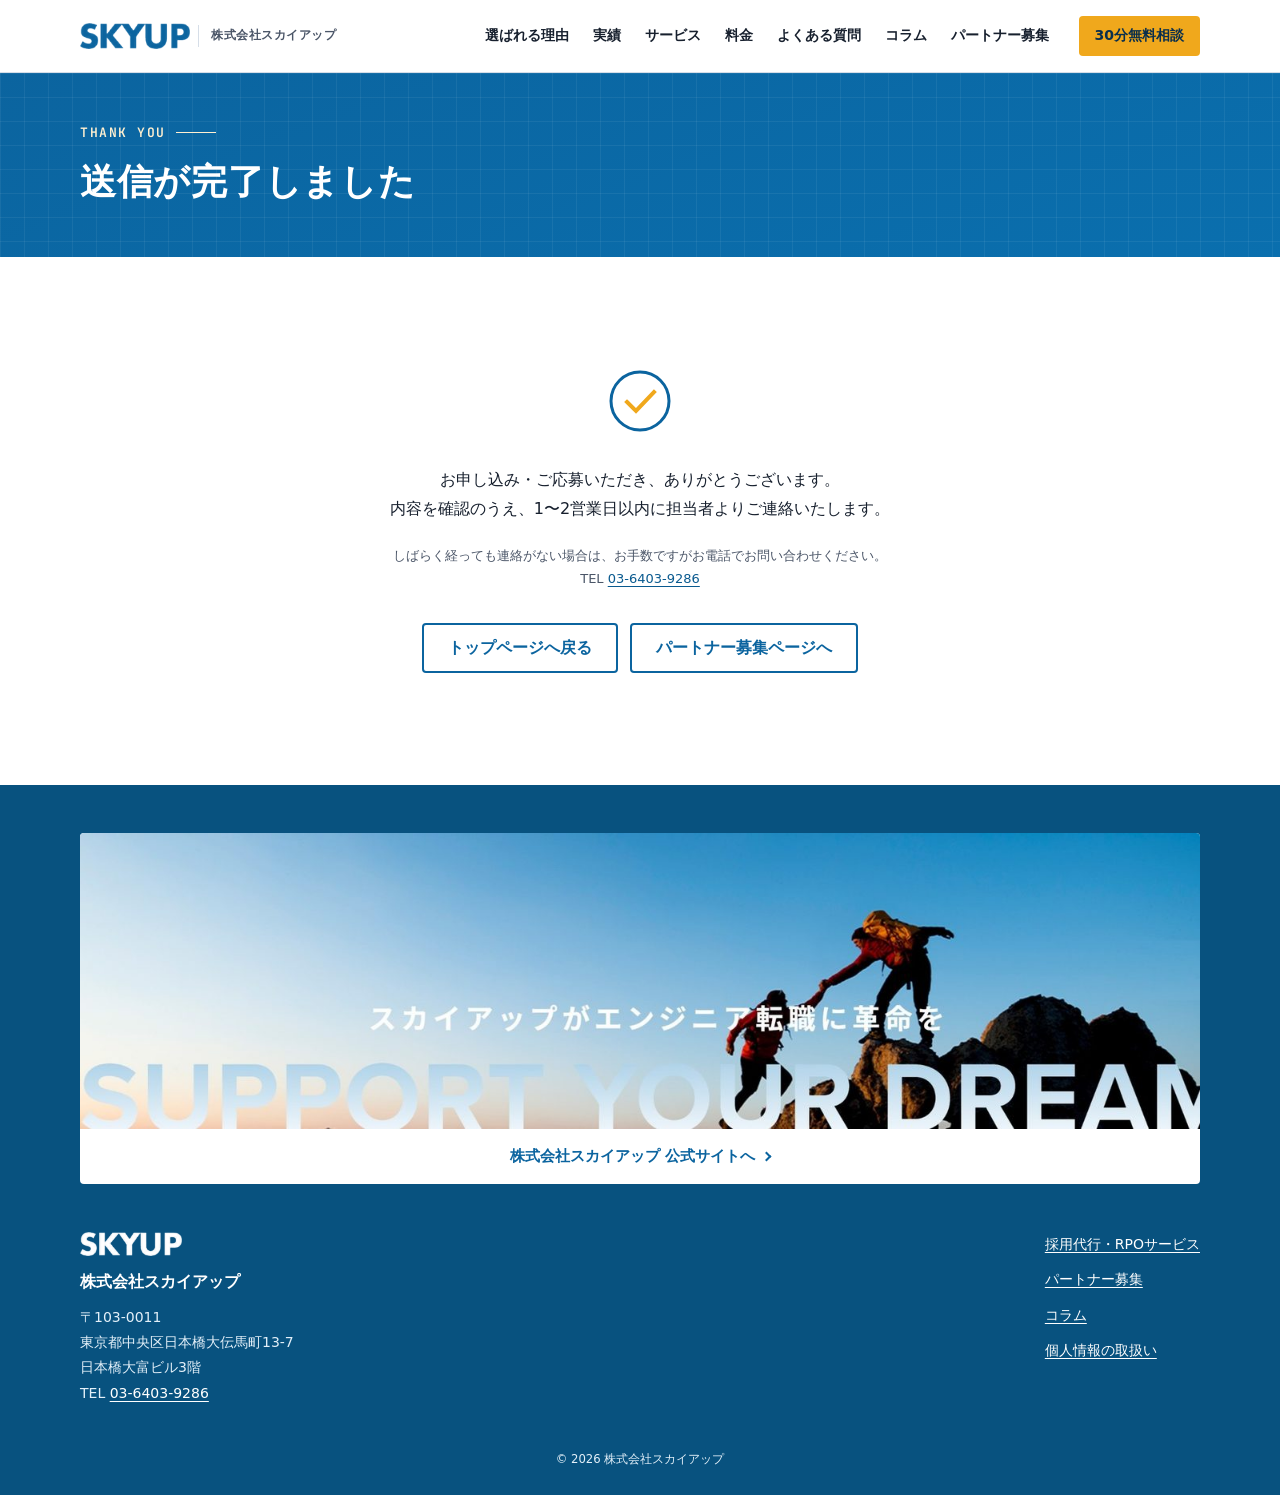
<file: thanks.html>
<!doctype html>
<html lang="ja">
<head>
  <meta charset="utf-8">
  <meta name="viewport" content="width=device-width, initial-scale=1">
  <title>送信完了｜株式会社スカイアップ</title>
  <meta name="description" content="お申し込み・ご応募を受け付けました。">
  <meta name="robots" content="noindex, nofollow">
  <link rel="canonical" href="https://lp.skyupinc.com/thanks.html">
  <meta property="og:type" content="website">
  <meta property="og:locale" content="ja_JP">
  <meta property="og:site_name" content="株式会社スカイアップ">
  <meta property="og:title" content="送信完了｜株式会社スカイアップ">
  <meta property="og:description" content="お申し込み・ご応募を受け付けました。">
  <meta property="og:url" content="https://lp.skyupinc.com/thanks.html">
  <meta property="og:image" content="https://lp.skyupinc.com/assets/img/ogp.png">
  <meta name="twitter:card" content="summary_large_image">
  <meta name="theme-color" content="#0b649f">
  <link rel="icon" href="assets/img/favicon.svg" type="image/svg+xml">
  <link rel="icon" href="assets/img/favicon-32.png" sizes="32x32" type="image/png">
  <link rel="apple-touch-icon" href="assets/img/apple-touch-icon.png">
  <link rel="preconnect" href="https://fonts.googleapis.com">
  <link rel="preconnect" href="https://fonts.gstatic.com" crossorigin>
  <link rel="stylesheet" href="https://fonts.googleapis.com/css2?family=JetBrains+Mono:wght@400;600&display=swap">
  <link rel="stylesheet" href="assets/css/style.css">
  <script src="config.js" defer></script>
  <script src="assets/js/site.js" defer></script>
</head>
<body data-page="thanks">
  <a class="skip-link" href="#main">本文へスキップ</a>
  <header class="site-header" id="site-header">
    <noscript><div class="header-inner"><a class="brand" href="index.html">株式会社スカイアップ</a></div></noscript>
  </header>

  <main id="main">
    <section class="page-hero" aria-labelledby="page-title">
      <div class="container">
        <p class="eyebrow">THANK YOU</p>
        <h1 class="page-title" id="page-title">送信が完了しました</h1>
      </div>
    </section>
    <section class="section">
      <div class="container thanks-box">
        <svg class="thanks-icon" viewBox="0 0 64 64" aria-hidden="true"><circle cx="32" cy="32" r="29" fill="none" stroke="currentColor" stroke-width="3"/><path d="M19 33 L28 42 L46 23" fill="none" stroke="var(--color-accent)" stroke-width="4" stroke-linecap="square"/></svg>
        <p>お申し込み・ご応募いただき、ありがとうございます。<br>内容を確認のうえ、1〜2営業日以内に担当者よりご連絡いたします。</p>
        <p class="note">しばらく経っても連絡がない場合は、お手数ですがお電話でお問い合わせください。<br>TEL <a href="#" data-company="tel"></a></p>
        <div class="btns">
          <a class="btn btn-ghost" href="index.html" style="color:var(--color-primary)">トップページへ戻る</a>
          <a class="btn btn-ghost" href="partners.html" style="color:var(--color-primary)">パートナー募集ページへ</a>
        </div>
      </div>
    </section>
  </main>

  <footer class="site-footer" id="site-footer">
    <noscript><div class="container"><p>株式会社スカイアップ</p><p><a href="privacy.html">個人情報の取扱い</a></p></div></noscript>
  </footer>
</body>
</html>
</file>
<file: assets/css/style.css>
@charset "UTF-8";
/* =========================================================
   株式会社スカイアップ LP 共通スタイル
   - 色はすべて :root の変数で管理（ブランドカラー確定後はここだけ差し替え）
   - モバイルファースト（min-width で PC 向けを上書き）
   ========================================================= */

/* ---------- 1. デザイントークン ---------- */
:root {
  /* ▼ ブランドカラー（仮）: ここを差し替える */
  --color-primary: #0b649f;        /* メイン（ロゴの空色に合わせた青） */
  --color-primary-700: #0a5a8f;    /* リンク等の文字色 */
  --color-primary-050: #eaf5fc;    /* メインのごく薄い背景 */
  --color-brand-sky: #0081bb;      /* ロゴ背景の空色（装飾用。白文字は不可） */
  --hero-gradient: linear-gradient(160deg, #0b649f 0%, #0a6fae 100%);
  --color-accent-on-dark: #fff0d1; /* 青背景の上の小さな強調文字 */
  --color-accent: #f0a81c;         /* アクセント（CTA・強調） */
  --color-accent-hover: #ffbd3d;
  --color-on-accent: #0a2f4d;      /* アクセント上の文字色 */
  --color-accent-ink: #8a5800;     /* 白背景上でアクセント色の文字を使う場合 */

  /* ▼ ニュートラル */
  --color-bg: #ffffff;
  --color-bg-alt: #f2f8fc;
  --color-text: #17202e;
  --color-text-muted: #4b5668;
  --color-line: #d6dee8;
  --color-on-primary: #ffffff;
  --color-on-primary-muted: #e3f0f9;
  --color-grid: rgba(255, 255, 255, 0.06); /* 紺背景の方眼 */
  --color-grid-light: rgba(10, 61, 98, 0.05);

  /* ▼ 文字 */
  --font-sans: "Hiragino Sans", "Hiragino Kaku Gothic ProN", "Noto Sans JP", "Yu Gothic UI", "Yu Gothic", Meiryo, system-ui, sans-serif;
  --font-mono: "JetBrains Mono", ui-monospace, SFMono-Regular, Menlo, Consolas, monospace;

  /* ▼ 寸法 */
  --container: 1120px;
  --gutter: 20px;
  --radius: 4px;
  --header-h: 60px;
  --section-y: 72px;
}

/* ---------- 2. ベース ---------- */
*, *::before, *::after { box-sizing: border-box; }
html { -webkit-text-size-adjust: 100%; scroll-behavior: smooth; scroll-padding-top: calc(var(--header-h) + 12px); }
@media (prefers-reduced-motion: reduce) { html { scroll-behavior: auto; } }
body {
  margin: 0;
  background: var(--color-bg);
  color: var(--color-text);
  font-family: var(--font-sans);
  font-size: 16px;
  line-height: 1.8;
  overflow-wrap: anywhere;
  word-break: normal;
  line-break: strict;
}
img, svg, iframe { max-width: 100%; }
img { height: auto; display: block; }
h1, h2, h3, h4 { margin: 0; line-height: 1.45; font-feature-settings: "palt"; letter-spacing: 0.02em; }
p { margin: 0; }
ul, ol { margin: 0; padding: 0; }
figure { margin: 0; }
a { color: var(--color-primary-700); text-underline-offset: 3px; }
a:hover { text-decoration-thickness: 2px; }
:focus-visible { outline: 3px solid var(--color-accent); outline-offset: 2px; }
address { font-style: normal; }
.sr-only {
  position: absolute; width: 1px; height: 1px; padding: 0; margin: -1px;
  overflow: hidden; clip: rect(0 0 0 0); white-space: nowrap; border: 0;
}
.skip-link {
  position: absolute; left: 8px; top: -60px; z-index: 100;
  background: var(--color-accent); color: var(--color-on-accent);
  padding: 8px 14px; font-weight: 700; border-radius: var(--radius);
}
.skip-link:focus { top: 8px; }
/* 日本語の改行位置を整える: 塊ごとに折り返す */
.kw { display: inline-block; }
.mono { font-family: var(--font-mono); }
.only-pc { display: none; }

.container { width: 100%; max-width: calc(var(--container) + var(--gutter) * 2); margin: 0 auto; padding: 0 var(--gutter); }
.section { padding: var(--section-y) 0; }
.section-alt { background: var(--color-bg-alt); }
.section-dark { background: var(--color-primary); color: var(--color-on-primary); }

/* ---------- 3. ボタン ---------- */
.btn {
  display: inline-flex; align-items: center; justify-content: center; gap: 10px;
  min-height: 48px; padding: 12px 24px;
  border: 2px solid transparent; border-radius: var(--radius);
  font-weight: 700; font-size: 1rem; line-height: 1.4; text-decoration: none; text-align: center;
  transition: background-color .15s, transform .15s;
}
.btn-accent { background: var(--color-accent); color: var(--color-on-accent); }
.btn-accent:hover { background: var(--color-accent-hover); }
.btn-ghost { border-color: currentColor; color: inherit; }
.btn-lg { min-height: 60px; padding: 16px 32px; font-size: 1.0625rem; width: 100%; max-width: 420px; }
.btn-sm { min-height: 40px; padding: 8px 14px; font-size: .875rem; }
.btn-arrow::after { content: ""; width: 8px; height: 8px; border-top: 2px solid currentColor; border-right: 2px solid currentColor; transform: rotate(45deg); }

/* ---------- 4. ヘッダー ---------- */
.site-header {
  position: sticky; top: 0; z-index: 50;
  min-height: var(--header-h);
  background: rgba(255, 255, 255, .97);
  border-bottom: 1px solid var(--color-line);
}
.header-inner {
  max-width: calc(var(--container) + var(--gutter) * 2); margin: 0 auto;
  height: var(--header-h); padding: 0 var(--gutter);
  display: flex; align-items: center; gap: 12px;
}
.brand { display: flex; align-items: center; gap: 8px; color: var(--color-primary); text-decoration: none; font-weight: 700; margin-right: auto; }
.brand-logo { height: 22px; width: auto; display: block; }
.brand-sub { display: none; font-size: .75rem; color: var(--color-text-muted); font-weight: 600; letter-spacing: .04em; white-space: nowrap; }
.footer-logo { height: 24px; width: auto; margin-bottom: 12px; }
.brand-text { font-size: .875rem; letter-spacing: .02em; white-space: nowrap; }
.header-cta { white-space: nowrap; }
.menu-btn {
  width: 44px; height: 44px; margin-right: -8px; padding: 0; flex: none;
  background: none; border: 0; color: var(--color-primary); cursor: pointer;
  display: grid; place-items: center;
}
.menu-bars, .menu-bars::before, .menu-bars::after {
  display: block; width: 22px; height: 2px; background: currentColor; position: relative; transition: transform .2s, background-color .2s;
}
.menu-bars::before, .menu-bars::after { content: ""; position: absolute; left: 0; }
.menu-bars::before { top: -7px; }
.menu-bars::after { top: 7px; }
.is-open .menu-bars { background: transparent; }
.is-open .menu-bars::before { transform: translateY(7px) rotate(45deg); }
.is-open .menu-bars::after { transform: translateY(-7px) rotate(-45deg); }
.gnav {
  display: none;
  position: absolute; left: 0; right: 0; top: var(--header-h);
  background: var(--color-bg); border-bottom: 1px solid var(--color-line);
  box-shadow: 0 12px 24px rgba(10, 61, 98, .08);
}
.is-open .gnav { display: block; }
.gnav ul { list-style: none; padding: 8px var(--gutter) 16px; }
.gnav a {
  display: block; padding: 14px 4px; border-bottom: 1px solid var(--color-line);
  color: var(--color-text); text-decoration: none; font-weight: 700;
}

/* ---------- 5. 見出し・共通パーツ ---------- */
.section-head { margin-bottom: 40px; }
.eyebrow {
  display: flex; align-items: center; gap: 10px;
  font-family: var(--font-mono); font-size: .8125rem; font-weight: 600; letter-spacing: .12em;
  color: var(--color-primary-700); margin-bottom: 12px;
}
.eyebrow::after { content: ""; flex: 0 0 40px; height: 1px; background: currentColor; }
.section-dark .eyebrow { color: var(--color-accent-on-dark); }
.section-title { font-size: clamp(1.5rem, 1.1rem + 1.8vw, 2.125rem); color: var(--color-primary); }
.section-dark .section-title { color: var(--color-on-primary); }
.section-lead { margin-top: 16px; color: var(--color-text-muted); max-width: 46em; }
.section-dark .section-lead { color: var(--color-on-primary-muted); }
.note { margin-top: 20px; font-size: .8125rem; color: var(--color-text-muted); }
.todo { /* 【要記入】の目印。公開前にすべて差し替えること */
  display: inline; background: #fff4d6; color: #6b4500; padding: 0 .25em; border-radius: 2px; font-weight: 700;
}
.section-dark .todo { background: #4a3a10; color: #ffe2a3; }

/* 図面風のコーナーマーク付きカード */
.card {
  position: relative; background: var(--color-bg);
  border: 1px solid var(--color-line); border-radius: var(--radius);
  padding: 24px 20px;
}
.card::before, .card::after {
  content: ""; position: absolute; width: 10px; height: 10px; border-color: var(--color-primary); border-style: solid;
}
.card::before { top: -1px; left: -1px; border-width: 2px 0 0 2px; }
.card::after { bottom: -1px; right: -1px; border-width: 0 2px 2px 0; }
.card-title { font-size: 1.125rem; color: var(--color-primary); }
.card-text { margin-top: 8px; color: var(--color-text-muted); font-size: .9375rem; }
.card-id { font-family: var(--font-mono); font-size: .75rem; color: var(--color-text-muted); letter-spacing: .1em; margin-bottom: 6px; display: block; }

.grid { display: grid; gap: 16px; list-style: none; }

/* 画像差し替え枠 */
.ph-frame {
  display: grid; place-items: center; text-align: center;
  aspect-ratio: 3 / 2; width: 100%;
  border: 1px dashed #9aa8ba; border-radius: var(--radius);
  background:
    linear-gradient(var(--color-grid-light) 1px, transparent 1px) 0 0 / 16px 16px,
    linear-gradient(90deg, var(--color-grid-light) 1px, transparent 1px) 0 0 / 16px 16px,
    var(--color-primary-050);
  color: var(--color-text-muted); font-size: .8125rem; padding: 16px;
}
.ph-frame .mono { display: block; font-size: .75rem; letter-spacing: .08em; }

/* タグ */
.tags { display: flex; flex-wrap: wrap; gap: 8px; list-style: none; }
.tag {
  display: inline-block; padding: 4px 12px; border: 1px solid currentColor; border-radius: 2px;
  font-size: .8125rem; font-weight: 700; line-height: 1.6;
}

/* ---------- 6. ヒーロー ---------- */
.hero {
  position: relative; overflow: hidden;
  background:
    linear-gradient(var(--color-grid) 1px, transparent 1px) 0 0 / 24px 24px,
    linear-gradient(90deg, var(--color-grid) 1px, transparent 1px) 0 0 / 24px 24px,
    var(--hero-gradient);
  color: var(--color-on-primary);
  padding: 48px 0 56px;
}
.hero-inner { display: grid; gap: 32px; align-items: center; }
.hero-label { font-family: var(--font-mono); font-size: .75rem; letter-spacing: .14em; color: var(--color-accent-on-dark); margin-bottom: 16px; }
.hero-title { font-size: clamp(1.75rem, 1.1rem + 3.4vw, 3rem); line-height: 1.4; letter-spacing: .03em; }
.hero-lead { margin-top: 20px; color: var(--color-on-primary-muted); font-size: 1rem; max-width: 34em; }
.hero .tags { margin-top: 24px; color: var(--color-on-primary); }
.hero .tag { border-color: rgba(255, 255, 255, .4); font-weight: 600; }
.hero-cta { margin-top: 32px; display: flex; flex-direction: column; gap: 10px; }
.hero-cta-note { font-size: .8125rem; color: var(--color-on-primary-muted); }
.hero-visual { max-width: 420px; width: 100%; margin: 0 auto; }
.hero-visual svg { display: block; width: 100%; height: auto; }

/* 回路図風ダイアグラム */
.dg-trace { fill: none; stroke: rgba(255, 255, 255, .35); stroke-width: 1.5; }
.dg-via { fill: var(--color-accent); }
.dg-node { fill: var(--color-primary); stroke: rgba(255, 255, 255, .7); stroke-width: 1.5; }
.dg-core { fill: var(--color-accent); }
.dg-icon { fill: none; stroke: #fff; stroke-width: 2; stroke-linecap: round; stroke-linejoin: round; }
.dg-label { fill: #fff; font-family: var(--font-sans); font-size: 13px; font-weight: 700; }
.dg-sub { fill: var(--color-on-primary-muted); font-family: var(--font-mono); font-size: 9px; letter-spacing: .1em; }
.dg-core-text { fill: var(--color-on-accent); font-family: var(--font-sans); font-size: 13px; font-weight: 700; }

/* ---------- 7. 課題 ---------- */
.problems .grid { grid-template-columns: 1fr; }
.problem-card .card-title { display: flex; gap: 10px; align-items: baseline; }

/* ---------- 8. 選ばれる理由 ---------- */
.reasons-list { display: grid; gap: 56px; counter-reset: reason; list-style: none; }
.reason { display: grid; gap: 24px; align-items: center; }
.reason-num { font-family: var(--font-mono); font-size: .8125rem; font-weight: 600; letter-spacing: .12em; color: var(--color-accent-ink); }
.reason-title { margin-top: 6px; font-size: clamp(1.25rem, 1.05rem + .9vw, 1.625rem); color: var(--color-primary); }
.reason-text { margin-top: 12px; color: var(--color-text-muted); }
.reason-points { margin-top: 16px; list-style: none; display: grid; gap: 8px; }
.reason-points li { position: relative; padding-left: 20px; }
.reason-points li::before { content: ""; position: absolute; left: 2px; top: .7em; width: 8px; height: 8px; background: var(--color-accent); }
.reason-figure { background: var(--color-bg); border: 1px solid var(--color-line); border-radius: var(--radius); padding: 20px; }
.reason-figure figcaption { margin-top: 12px; font-size: .75rem; color: var(--color-text-muted); }

/* 4領域グリッド */
.domains { display: grid; grid-template-columns: repeat(2, 1fr); gap: 12px; list-style: none; }
.domain {
  display: flex; flex-direction: column; align-items: flex-start; gap: 8px;
  padding: 16px 14px; border: 1px solid var(--color-line); border-radius: var(--radius); background: var(--color-bg);
}
.domain svg { width: 40px; height: 40px; color: var(--color-primary); }
.domain-name { font-weight: 700; color: var(--color-primary); line-height: 1.5; font-size: .9375rem; }
.domain-code { font-family: var(--font-mono); font-size: .6875rem; color: var(--color-text-muted); letter-spacing: .08em; }
.icon-stroke { fill: none; stroke: currentColor; stroke-width: 2.4; stroke-linecap: round; stroke-linejoin: round; }

/* 因数分解の概念図 */
.tree { display: grid; gap: 8px; }
.tree-row { display: grid; grid-template-columns: 88px 1fr; align-items: center; gap: 12px; }
.tree-label { font-size: .75rem; font-weight: 700; color: var(--color-text-muted); text-align: right; }
.tree-nodes { display: flex; gap: 6px; }
.tree-node { flex: 1; height: 28px; border: 1px solid var(--color-primary-700); border-radius: 2px; background: var(--color-primary-050); }
.tree-row:first-child .tree-node { background: var(--color-primary); }
.tree-row:last-child .tree-node { background: var(--color-accent); border-color: var(--color-accent); height: 20px; }
.tree-arrow { margin-left: 100px; height: 14px; border-left: 1px dashed var(--color-text-muted); }

/* 工程フロー */
.process { list-style: none; display: grid; gap: 0; counter-reset: p; }
.process li {
  position: relative; padding: 10px 12px 10px 44px; font-weight: 700; color: var(--color-primary);
  border-left: 2px solid var(--color-primary); margin-left: 14px;
}
.process li::before {
  counter-increment: p; content: counter(p, decimal-leading-zero);
  position: absolute; left: -15px; top: 50%; transform: translateY(-50%);
  width: 28px; height: 28px; display: grid; place-items: center;
  background: var(--color-bg); border: 2px solid var(--color-primary); border-radius: 50%;
  font-family: var(--font-mono); font-size: .6875rem;
}
.process-note { margin-top: 12px; padding: 10px 12px; border: 1px dashed var(--color-accent-ink); color: var(--color-accent-ink); font-size: .8125rem; font-weight: 700; border-radius: var(--radius); }

/* ---------- 9. 実績 ---------- */
.stats { display: grid; gap: 1px; background: rgba(255, 255, 255, .18); border: 1px solid rgba(255, 255, 255, .18); list-style: none; }
.stat { background: var(--color-primary); padding: 24px 20px; }
.stat-label { font-size: .875rem; color: var(--color-on-primary-muted); }
.stat-value { margin-top: 4px; font-family: var(--font-mono); font-weight: 600; font-size: 2.5rem; line-height: 1.2; color: var(--color-on-primary); }
.stat-value small { font-family: var(--font-sans); font-size: 1rem; margin-left: 4px; font-weight: 700; }
.stat-prefix { font-family: var(--font-sans); font-size: 1rem; margin-right: 4px; font-weight: 700; }
.results-sub { margin-top: 48px; font-size: 1.125rem; }
.industries { margin-top: 16px; }
.industries .tag { border-color: rgba(255, 255, 255, .35); font-weight: 600; }
.case {
  margin-top: 48px; padding: 24px 20px; border: 1px solid rgba(255, 255, 255, .3); border-radius: var(--radius);
  display: grid; gap: 12px;
}
.case-label { font-family: var(--font-mono); font-size: .75rem; letter-spacing: .14em; color: var(--color-accent-on-dark); }
.case-title { font-size: 1.25rem; }
.case-text { color: var(--color-on-primary-muted); }
.section-dark .note { color: var(--color-on-primary-muted); }

/* ---------- 10. サービス ---------- */
.services .grid { grid-template-columns: 1fr; }
.service-card { padding: 28px 20px; }
.service-list { margin-top: 16px; list-style: none; display: grid; gap: 0; }
.service-list li { padding: 10px 0 10px 18px; border-top: 1px solid var(--color-line); position: relative; font-size: .9375rem; }
.service-list li::before { content: ""; position: absolute; left: 0; top: 23px; width: 8px; height: 2px; background: var(--color-primary); }
.service-list .is-key { font-weight: 700; color: var(--color-primary); }
.badge {
  display: inline-block; margin-left: 6px; padding: 0 8px; font-size: .6875rem; font-weight: 700; line-height: 1.8; vertical-align: 1px;
  background: var(--color-accent); color: var(--color-on-accent); border-radius: 2px;
}

/* ---------- 11. 導入の流れ ---------- */
.steps { list-style: none; display: grid; gap: 12px; counter-reset: step; }
.step { position: relative; padding: 20px 20px 20px 72px; background: var(--color-bg); border: 1px solid var(--color-line); border-radius: var(--radius); }
.step::before {
  counter-increment: step; content: "STEP" counter(step, decimal-leading-zero);
  position: absolute; left: 0; top: 0; bottom: 0; width: 56px;
  display: grid; place-items: center; text-align: center;
  font-family: var(--font-mono); font-size: .6875rem; font-weight: 600; line-height: 1.3; letter-spacing: .04em;
  background: var(--color-primary); color: var(--color-on-primary); border-radius: var(--radius) 0 0 var(--radius);
  padding: 0 6px; word-break: break-all;
}
.step-title { font-size: 1.0625rem; color: var(--color-primary); }
.step-text { margin-top: 4px; font-size: .875rem; color: var(--color-text-muted); }

/* ---------- 12. 料金 ---------- */
.plans { display: grid; gap: 20px; }
.plan { padding: 32px 20px 28px; display: flex; flex-direction: column; gap: 12px; }
.plan.is-recommended { border: 2px solid var(--color-primary); }
.plan-badge {
  position: absolute; top: -14px; left: 20px;
  background: var(--color-accent); color: var(--color-on-accent);
  font-size: .8125rem; font-weight: 700; padding: 2px 12px; border-radius: 2px;
}
.plan-type { font-family: var(--font-mono); font-size: .75rem; letter-spacing: .1em; color: var(--color-text-muted); }
.plan-name { font-size: 1.375rem; color: var(--color-primary); }
.plan-model { font-weight: 700; }
.plan-price { padding: 12px 0; border-top: 1px solid var(--color-line); border-bottom: 1px solid var(--color-line); font-size: 1.125rem; font-weight: 700; color: var(--color-primary); }
.plan-for { font-size: .9375rem; color: var(--color-text-muted); }
.plan-for strong { color: var(--color-text); }

/* ---------- 13. FAQ ---------- */
.faq-list { display: grid; gap: 12px; max-width: 860px; }
.faq-item { border: 1px solid var(--color-line); border-radius: var(--radius); background: var(--color-bg); }
.faq-item summary {
  list-style: none; cursor: pointer; position: relative;
  padding: 18px 52px 18px 52px; font-weight: 700; color: var(--color-primary);
}
.faq-item summary::-webkit-details-marker { display: none; }
.faq-item summary::before { content: "Q"; position: absolute; left: 18px; top: 16px; font-family: var(--font-mono); font-weight: 600; color: var(--color-accent-ink); font-size: 1.125rem; }
.faq-item summary::after {
  content: ""; position: absolute; right: 22px; top: 50%; width: 10px; height: 10px; margin-top: -7px;
  border-right: 2px solid currentColor; border-bottom: 2px solid currentColor; transform: rotate(45deg); transition: transform .2s;
}
.faq-item[open] summary::after { transform: rotate(-135deg); margin-top: -2px; }
.faq-answer { position: relative; padding: 0 20px 20px 52px; color: var(--color-text-muted); }
.faq-answer::before { content: "A"; position: absolute; left: 18px; top: -2px; font-family: var(--font-mono); font-weight: 600; color: var(--color-primary-700); font-size: 1.125rem; }

/* ---------- 14. CTA・フォーム ---------- */
.cta-section .section-head { text-align: left; }
.form-wrap { background: var(--color-bg); color: var(--color-text); border-radius: var(--radius); padding: 8px; }
.form-iframe { display: block; width: 100%; border: 0; }
.form-pending { padding: 40px 20px; text-align: center; border: 1px dashed var(--color-line); border-radius: var(--radius); }
.form-pending-title { font-weight: 700; font-size: 1.125rem; color: var(--color-primary); margin-bottom: 8px; }
.form-privacy { margin-top: 16px; font-size: .875rem; }
.section-dark .form-privacy a { color: #fff; }
.cta-points { margin-top: 20px; list-style: none; display: grid; gap: 8px; }
.cta-points li { position: relative; padding-left: 26px; }
.cta-points li::before {
  content: ""; position: absolute; left: 2px; top: .55em; width: 12px; height: 7px;
  border-left: 2px solid var(--color-accent); border-bottom: 2px solid var(--color-accent); transform: rotate(-45deg);
}

/* スマホ追従CTA */
.sticky-cta {
  position: fixed; left: 0; right: 0; bottom: 0; z-index: 40;
  padding: 10px var(--gutter) calc(10px + env(safe-area-inset-bottom));
  background: rgba(11, 100, 159, .97);
  transform: translateY(110%); transition: transform .25s;
}
.sticky-cta.is-visible { transform: translateY(0); }
.sticky-cta .btn { width: 100%; }

/* ---------- 15. フッター ---------- */
.site-footer { background: #08527f; color: var(--color-on-primary-muted); padding: 48px 0 24px; font-size: .875rem; }
body:has(.sticky-cta) .site-footer { padding-bottom: calc(24px + 80px); }
.footer-inner { display: grid; gap: 32px; }
.corp-banner { display: block; margin-bottom: 48px; border-radius: var(--radius); overflow: hidden; background: #fff; text-decoration: none; }
.corp-banner img { width: 100%; height: auto; }
.corp-banner-text { display: flex; justify-content: center; align-items: center; gap: 8px; padding: 14px 16px; color: var(--color-primary) !important; font-weight: 700; font-size: .9375rem; }
.corp-banner-text::after { content: ""; width: 7px; height: 7px; border-top: 2px solid currentColor; border-right: 2px solid currentColor; transform: rotate(45deg); }
.corp-banner:hover .corp-banner-text { text-decoration: underline; }
.footer-name { color: #fff; font-weight: 700; font-size: 1rem; margin-bottom: 8px; }
.site-footer a { color: #fff; }
.footer-nav ul { list-style: none; display: grid; gap: 10px; }
.copyright { text-align: center; margin-top: 40px; color: var(--color-on-primary-muted); }

/* ---------- 16. 下層ページ（thanks / privacy） ---------- */
.page-hero {
  background:
    linear-gradient(var(--color-grid) 1px, transparent 1px) 0 0 / 24px 24px,
    linear-gradient(90deg, var(--color-grid) 1px, transparent 1px) 0 0 / 24px 24px,
    var(--hero-gradient);
  color: var(--color-on-primary); padding: 48px 0;
}
.page-hero .eyebrow { color: var(--color-accent-on-dark); }
.page-title { font-size: clamp(1.5rem, 1.2rem + 1.5vw, 2.25rem); }
.prose { max-width: 820px; }
.prose h2 { font-size: 1.25rem; color: var(--color-primary); margin-top: 48px; padding-bottom: 8px; border-bottom: 2px solid var(--color-primary); }
.prose h2:first-child { margin-top: 0; }
.prose p, .prose ul, .prose dl { margin-top: 16px; }
.prose dl { display: grid; grid-template-columns: 7em 1fr; gap: 8px 16px; }
.prose dt { font-weight: 700; }
.prose dd { margin: 0; }
.prose ul { padding-left: 1.5em; }
.prose li + li { margin-top: 6px; }
.thanks-box { max-width: 720px; text-align: center; margin: 0 auto; }
.thanks-box .btns { margin-top: 32px; display: flex; flex-direction: column; gap: 12px; align-items: center; }
.thanks-icon { width: 64px; height: 64px; margin: 0 auto 24px; color: var(--color-primary); }

/* ---------- 17. パートナーページ固有 ---------- */
.photo-band { position: relative; margin: 0; height: 180px; overflow: hidden; background: var(--color-primary); }
.photo-band img { width: 100%; height: 100%; object-fit: cover; object-position: 62% 100%; }
.photo-band::after { content: ""; position: absolute; inset: 0; pointer-events: none;
  background: linear-gradient(to bottom, rgba(10,111,174,.45) 0%, rgba(10,111,174,0) 25%, rgba(255,255,255,0) 86%, rgba(255,255,255,1) 100%); }
@media (min-width: 1024px) { .photo-band { height: 300px; } }
.target-list { display: grid; gap: 16px; grid-template-columns: 1fr; list-style: none; }
.style-table { width: 100%; border-collapse: collapse; background: var(--color-bg); }
.style-table th, .style-table td { padding: 16px; border: 1px solid var(--color-line); text-align: left; vertical-align: top; }
.style-table th { width: 32%; background: var(--color-primary-050); color: var(--color-primary); font-weight: 700; white-space: nowrap; }
.project-grid { display: grid; gap: 16px; grid-template-columns: 1fr; list-style: none; }
.target-list, .domains, .steps, .plans { list-style: none; }
.project-card .ph-line { height: 10px; background: var(--color-primary-050); border-radius: 2px; margin-top: 10px; }
.project-card .ph-line:nth-child(odd) { width: 70%; }

/* =========================================================
   タブレット以上
   ========================================================= */
@media (min-width: 600px) {
  :root { --gutter: 28px; }
  .problems .grid { grid-template-columns: repeat(2, 1fr); }
  .services .grid { grid-template-columns: repeat(2, 1fr); }
  .stats { grid-template-columns: repeat(3, 1fr); }
  .steps { grid-template-columns: repeat(2, 1fr); }
  .domains { grid-template-columns: repeat(4, 1fr); }
  .reason-figure .domains { grid-template-columns: repeat(2, 1fr); }
  .target-list { grid-template-columns: repeat(3, 1fr); }
  .project-grid { grid-template-columns: repeat(3, 1fr); }
  .hero-cta { flex-direction: row; align-items: center; gap: 20px; }
  .btn-lg { width: auto; }
  .thanks-box .btns { flex-direction: row; justify-content: center; }
}

/* =========================================================
   PC
   ========================================================= */
@media (min-width: 1024px) {
  :root { --header-h: 72px; --section-y: 112px; --gutter: 32px; }
  .only-pc { display: inline; }
  .only-sp { display: none; }
  .menu-btn { display: none; }
  .gnav { display: block; position: static; background: none; border: 0; box-shadow: none; }
  .gnav ul { display: flex; gap: 4px; padding: 0; }
  .gnav a { border: 0; padding: 8px 10px; font-size: .875rem; color: var(--color-text); }
  .gnav a:hover { color: var(--color-primary-700); text-decoration: underline; }
  .brand-logo { height: 26px; }
  .brand-sub { display: inline; padding-left: 12px; border-left: 1px solid var(--color-line); }
  .header-cta { margin-left: 8px; }

  .hero { padding: 96px 0 104px; }
  .hero-inner { grid-template-columns: 1.15fr .85fr; gap: 56px; }
  .hero-visual { max-width: 460px; }

  .section-head { margin-bottom: 56px; }
  .problems .grid { grid-template-columns: repeat(3, 1fr); gap: 20px; }
  .card { padding: 28px 24px; }

  .reason { grid-template-columns: 1fr 1fr; gap: 56px; }
  .reason:nth-child(even) .reason-body { order: 2; }
  .reasons-list { gap: 88px; }

  .services .grid { grid-template-columns: repeat(4, 1fr); }
  .steps { grid-template-columns: repeat(4, 1fr); }
  .step { padding: 64px 20px 24px; }
  .step::before { right: 0; bottom: auto; width: auto; height: 40px; border-radius: var(--radius) var(--radius) 0 0; }
  .plans { grid-template-columns: 1fr 1fr; gap: 32px; }
  .case { grid-template-columns: 220px 1fr; align-items: start; padding: 32px; }
  .case-label { grid-row: span 2; }

  .cta-inner { display: grid; grid-template-columns: .8fr 1.2fr; gap: 56px; align-items: start; }
  .sticky-cta { display: none; }
  body:has(.sticky-cta) .site-footer { padding-bottom: 24px; }
  .footer-inner { grid-template-columns: 1fr auto; }
}

/* =========================================================
   コラム
   ========================================================= */
.breadcrumb { font-size: .8125rem; margin-bottom: 16px; color: var(--color-on-primary-muted); }
.breadcrumb a { color: #fff; }
.breadcrumb ol { list-style: none; display: flex; flex-wrap: wrap; gap: 6px; }
.breadcrumb li + li::before { content: "/"; margin-right: 6px; opacity: .7; }
.article-meta { margin-top: 16px; font-size: .875rem; color: var(--color-on-primary-muted); display: flex; flex-wrap: wrap; gap: 4px 16px; }
.article-lead { font-size: 1.0625rem; color: var(--color-text); padding: 20px; background: var(--color-primary-050); border-left: 4px solid var(--color-primary); border-radius: 0 var(--radius) var(--radius) 0; }
.prose h3 { font-size: 1.0625rem; color: var(--color-primary); margin-top: 32px; }
.prose ol { margin-top: 16px; padding-left: 1.5em; }
.prose strong { color: var(--color-primary); }
.prose blockquote { margin: 16px 0 0; padding: 12px 16px; border-left: 3px solid var(--color-line); color: var(--color-text-muted); }
.point-box { margin-top: 24px; padding: 20px; border: 1px solid var(--color-line); border-radius: var(--radius); background: var(--color-bg); }
.point-box p:first-child { margin-top: 0; font-weight: 700; color: var(--color-primary); }
.sources { margin-top: 48px; padding-top: 16px; border-top: 1px solid var(--color-line); font-size: .8125rem; color: var(--color-text-muted); }
.sources h2 { font-size: 1rem !important; border: 0 !important; margin-top: 0 !important; padding: 0 !important; color: var(--color-text) !important; }
.sources ol { padding-left: 1.5em; }
.article-cta { margin-top: 56px; padding: 28px 20px; border-radius: var(--radius); background: var(--hero-gradient); color: #fff; }
.article-cta h2 { color: #fff !important; border: 0 !important; margin: 0 !important; padding: 0 !important; font-size: 1.25rem !important; }
.article-cta p { color: var(--color-on-primary-muted); }
.article-cta .btns { margin-top: 20px; display: flex; flex-direction: column; gap: 12px; }
.article-cta .btn-ghost { color: #fff; }
.author-box { margin-top: 32px; padding: 20px; border: 1px solid var(--color-line); border-radius: var(--radius); font-size: .875rem; color: var(--color-text-muted); }
.author-box strong { display: block; color: var(--color-text); font-size: 1rem; margin-bottom: 4px; }
.column-list { list-style: none; display: grid; gap: 16px; max-width: 860px; }
.column-card { display: block; padding: 24px 20px; text-decoration: none; color: inherit; }
.column-card:hover .card-title { text-decoration: underline; }
.column-card .tags { margin-top: 12px; color: var(--color-primary); }
.column-card .tag { font-size: .75rem; padding: 2px 8px; }
@media (min-width: 600px) { .article-cta .btns { flex-direction: row; } }
@media (min-width: 1024px) { .gnav a { white-space: nowrap; } }
@media (min-width: 1024px) and (max-width: 1199px) {
  .brand-sub { display: none; }
  .gnav a { padding: 8px 6px; font-size: .8125rem; }
}
.breadcrumb li:last-child { display: none; }
@media (min-width: 768px) { .breadcrumb li:last-child { display: list-item; } }
</file>
